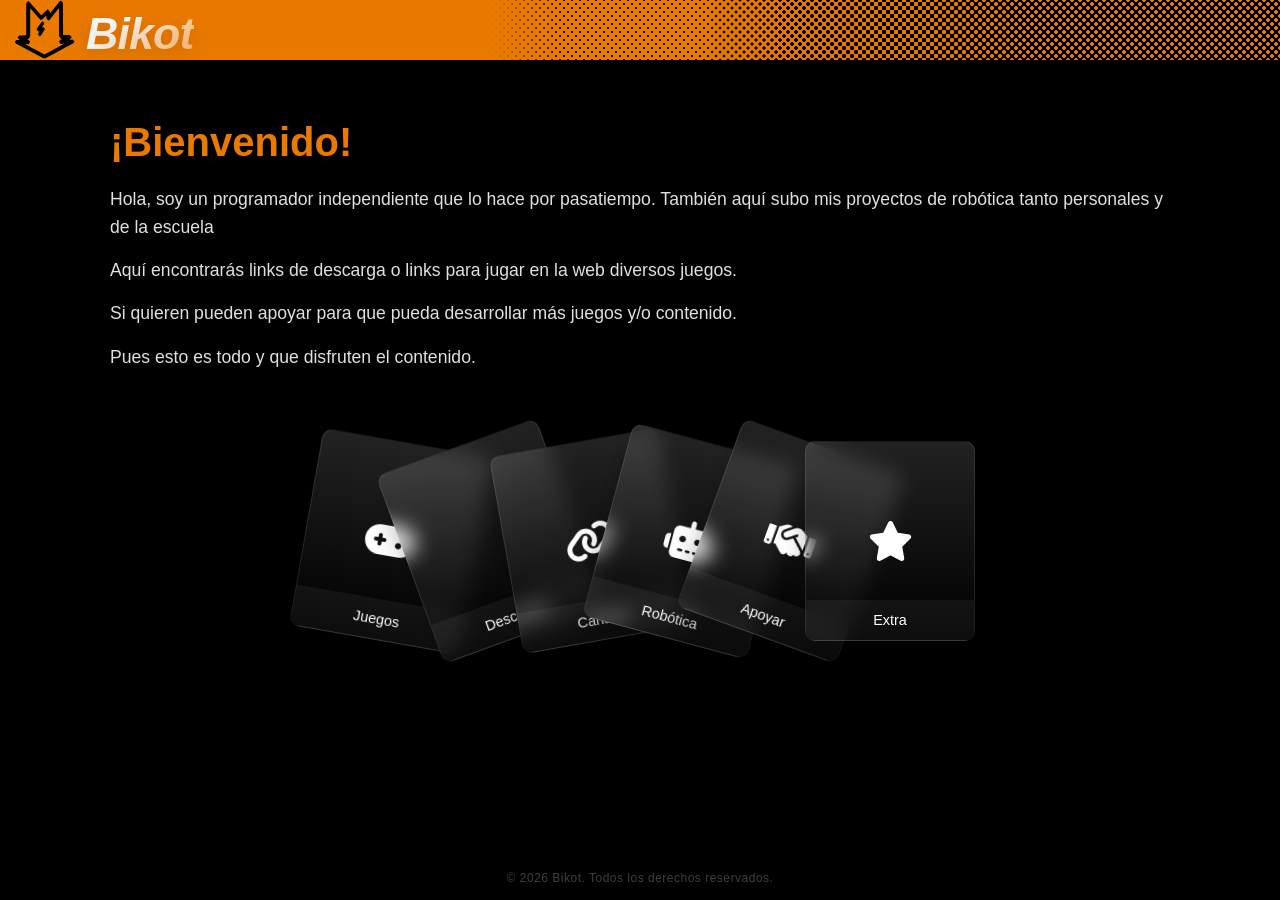
<file: Web/index.html>
<!DOCTYPE html>
<html lang="es">
<head>
  <meta charset="UTF-8">
  <meta name="viewport" content="width=device-width, initial-scale=1.0">
  <title>Bikot - Web</title>
  <link rel="stylesheet" href="https://cdnjs.cloudflare.com/ajax/libs/font-awesome/6.4.0/css/all.min.css">
  <link rel="stylesheet" href="https://cdn-uicons.flaticon.com/2.1.0/uicons-bold-straight/css/uicons-bold-straight.css">
  <link rel="stylesheet" href="style.css"> 
  <link rel="icon" type="image/x-icon" href="/favicon.ico"> 
</head>
<body>
  <header class="header-bar">
    <div class="header-content">
      <div class="app-title-container">
        <i class="icon-Bikot app-icon-header-custom icon-color-negro"></i>
        <span class="app-title-superposition">Bikotㅤㅤ</span>
      </div>
    </div>
  </header>

  <main>
    <section class="intro-text">
      <h1>¡Bienvenido!</h1>
      <p>Hola, soy un programador independiente que lo hace por pasatiempo. También aquí subo mis proyectos de robótica tanto personales y de la escuela</p>
      <p>Aquí encontrarás links de descarga o links para jugar en la web diversos juegos.</p>
      <p>Si quieren pueden apoyar para que pueda desarrollar más juegos y/o contenido.</p>
      <p>Pues esto es todo y que disfruten el contenido.</p>
    </section>

    <section class="cards-section">
      <div class="container">
        
        <div data-text="Juegos" style="--r:10;" class="glass">
          <a href="juegos.html" style="text-decoration: none; color: inherit; width: 100%; height: 100%; display: flex; justify-content: center; align-items: center; position: absolute; top: 0; left: 0; z-index: 5;">
            <i class="fas fa-gamepad"></i>
          </a>
        </div>
        
        <div data-text="Descargar" style="--r:-20;" class="glass">
          <a href="Descarga.html" style="text-decoration: none; color: inherit; width: 100%; height: 100%; display: flex; justify-content: center; align-items: center; position: absolute; top: 0; left: 0; z-index: 5;">
            <i class="fi fi-bs-download"></i>
          </a>
        </div>

        <div data-text="Canales" style="--r:-10;" class="glass">
          <a href="canales.html" style="text-decoration: none; color: inherit; width: 100%; height: 100%; display: flex; justify-content: center; align-items: center; position: absolute; top: 0; left: 0; z-index: 5;">
            <i class="fas fa-link"></i>
          </a>
        </div>

        <div data-text="Robótica" style="--r:15;" class="glass">
          <a href="robotica.html" style="text-decoration: none; color: inherit; width: 100%; height: 100%; display: flex; justify-content: center; align-items: center; position: absolute; top: 0; left: 0; z-index: 5;">
            <i class="fas fa-robot"></i>
          </a>
        </div>

        <div data-text="Apoyar" style="--r:20;" class="glass">
          <a href="Apoyo.html" style="text-decoration: none; color: inherit; width: 100%; height: 100%; display: flex; justify-content: center; align-items: center; position: absolute; top: 0; left: 0; z-index: 5;">
            <i class="fas fa-handshake"></i>
          </a>
        </div>

        <div data-text="Extra" style="--r:0;" class="glass">
          <a href="extra.html" style="text-decoration: none; color: inherit; width: 100%; height: 100%; display: flex; justify-content: center; align-items: center; position: absolute; top: 0; left: 0; z-index: 5;">
            <i class="fas fa-star"></i>
          </a>
        </div>

      </div>
    </section>
  </main>
  
  <footer class="main-footer">
    <div class="footer-bottom">
      <p>&copy; <span id="copyright-year"></span> Bikot. Todos los derechos reservados.</p>
    </div>
  </footer>

<script src="script.js"></script>
</body>
</html>
</file>
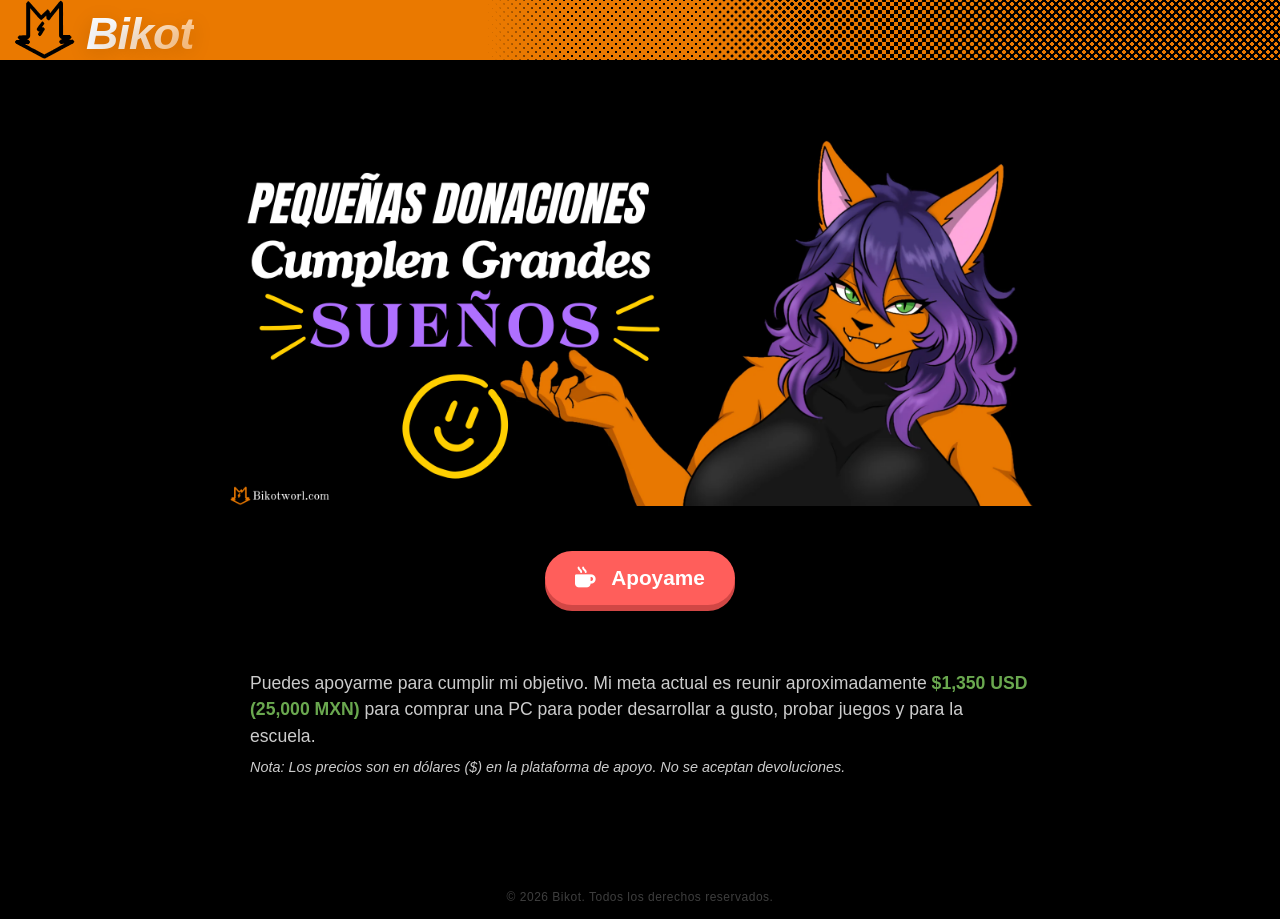
<file: Web/Apoyo.html>
<!DOCTYPE html>
<html lang="es">
<head>
  <meta charset="UTF-8">
  <meta name="viewport" content="width=device-width, initial-scale=1.0">
  <title>Bikot - Apoyo</title>
  <link rel="stylesheet" href="https://cdnjs.cloudflare.com/ajax/libs/font-awesome/6.4.0/css/all.min.css">
  <link rel="stylesheet" href="https://cdn-uicons.flaticon.com/2.1.0/uicons-bold-straight/css/uicons-bold-straight.css">
  <link rel="stylesheet" href="style.css">
  <link rel="icon" type="image/x-icon" href="/favicon.ico"> 
</head>
<body>
  <header class="header-bar">
    <div class="header-content">
      <div class="app-title-container">
        <i class="icon-Bikot app-icon-header-custom icon-color-negro"></i>
        <span class="app-title-superposition">Bikotㅤㅤ</span>
      </div>
    </div>
    <style>
        body {
            color: #ccc; 
            font-family: Arial, sans-serif;
            margin: 0;
            padding: 0;
            text-align: center;
            -webkit-tap-highlight-color: transparent; 
            -webkit-touch-callout: none;
            overflow-y: auto; 
            overflow-x: hidden; 
        }
        .container {
            padding: 20px 15px; 
            max-width: 850px; 
            margin: 0 auto;
            display: flex;
            flex-direction: column;
            align-items: center;
        }
        .banner-image {
            width: 100%;
            height: auto;
            max-width: 850px; 
            display: block;
            margin: 0 auto 20px auto;
            border-radius: 8px;
        }
        .message-box {
            background-color: #000000; 
            padding: 20px;
            margin: 20px 0;
            border-radius: 8px;
            width: 100%;
            box-sizing: border-box;
        }
        .support-button {
            display: inline-block;
            padding: 15px 30px;
            margin-top: 25px; 
            margin-bottom: 25px; 
            background-color: #FF5E5B; 
            color: white;
            text-decoration: none;
            border-radius: 50px;
            font-weight: bold;
            font-size: 1.3em;
            transition: background-color 0.3s ease;
            box-shadow: 0 6px #d14745;
            border: none;
            cursor: pointer;
        }
        .support-button:hover {
            background-color: #e74c3c;
        }
        .support-button:active {
            box-shadow: 0 2px #d14745;
            transform: translateY(4px);
        }
        .support-button i {
            margin-right: 10px;
        }
        a:focus, button:focus {
            outline: none;
        }
    </style>
  </header>
  
  <main>
  
  <div class="container">
        <img src="../Imágenes/baner-apoyo_meli.webp" alt="Banner de Apoyo Gatosauriocrack" class="banner-image">

        <a href="https://ko-fi.com/gatosauriocrack/goal?g=0" target="_blank" class="support-button">
            <i class="fas fa-mug-hot"></i> Apoyame
        </a>
        
        <div class="message-box">
            <p style="font-size: 1.1em; line-height: 1.5;">
                Puedes apoyarme para cumplir mi objetivo. 
                Mi meta actual es reunir aproximadamente 
                <strong style="color: #6AA84F;">$1,350 USD (25,000 MXN)</strong> 
                para comprar una PC para poder desarrollar a gusto, probar juegos y para la escuela.
            </p>
            <p style="font-style: italic; font-size: 0.9em; margin-top: 10px;">
                Nota: Los precios son en dólares ($) en la plataforma de apoyo.
                No se aceptan devoluciones.
            </p>
        </div>
    </div>
  
</main>
  
  <footer class="main-footer">
    <div class="footer-bottom">
      <p>&copy; <span id="copyright-year"></span> Bikot. Todos los derechos reservados.</p>
    </div>
  </footer>

<script src="script.js"></script>
</body>
</html>
</file>
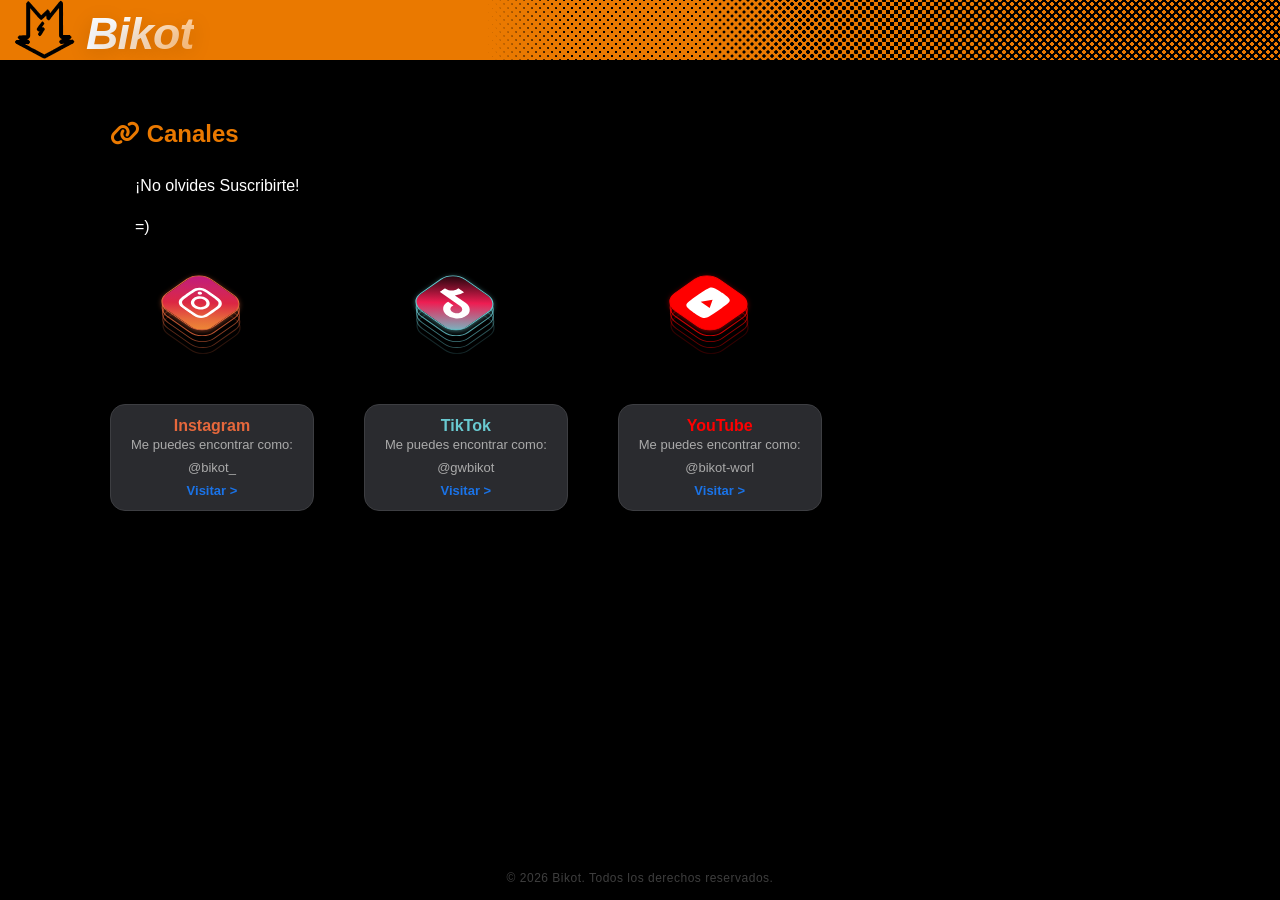
<file: Web/canales.html>
<!DOCTYPE html>
<html lang="es">
<head>
  <meta charset="UTF-8">
  <meta name="viewport" content="width=device-width, initial-scale=1.0">
  <title>Bikot - Canales</title>
  <link rel="stylesheet" href="https://cdnjs.cloudflare.com/ajax/libs/font-awesome/6.4.0/css/all.min.css">
  <link rel="stylesheet" href="https://cdn-uicons.flaticon.com/2.1.0/uicons-bold-straight/css/uicons-bold-straight.css">
  <link rel="stylesheet" href="style.css">  
  <link rel="icon" type="image/x-icon" href="/favicon.ico">
</head>
<body>
  <header class="header-bar">
    <div class="header-content">
      <div class="app-title-container">
        <i class="icon-Bikot app-icon-header-custom icon-color-negro"></i>
        <span class="app-title-superposition">Bikotㅤㅤ</span>
      </div>
    </div>
  </header>

  <main>
    <h2 style="color: var(--color-naranja-principal);"><i class="fas fa-link"></i> Canales</h2>
    <div class="welcome-section" style="max-width: 600px; margin-bottom: 20px;">
        <p>¡No olvides Suscribirte!</p><p>=)</p>
    </div>
    
    <div class="social-list-container">
      <div class="social-row">
        <div class="icon-container">
          <div class="layer">
            <span></span><span></span><span></span><span></span>
            <span class="svgContent instagramSVG">
              <svg fill="white" viewBox="0 0 448 512" height="1.4em" xmlns="http://www.w3.org/2000/svg"><path d="M224.1 141c-63.6 0-114.9 51.3-114.9 114.9s51.3 114.9 114.9 114.9S339 319.5 339 255.9 287.7 141 224.1 141zm0 189.6c-41.1 0-74.7-33.5-74.7-74.7s33.5-74.7 74.7-74.7 74.7 33.5 74.7 74.7-33.6 74.7-74.7 74.7zm146.4-194.3c0 14.9-12 26.8-26.8 26.8-14.9 0-26.8-12-26.8-26.8s12-26.8 26.8-26.8 26.8 12 26.8 26.8zm76.1 27.2c-1.7-35.9-9.9-67.7-36.2-93.9-26.2-26.2-58-34.4-93.9-36.2-37-2.1-147.9-2.1-184.9 0-35.8 1.7-67.6 9.9-93.9 36.1s-34.4 58-36.2 93.9c-2.1 37-2.1 147.9 0 184.9 1.7 35.9 9.9 67.7 36.2 93.9s58 34.4 93.9 36.2c37 2.1 147.9 2.1 184.9 0 35.9-1.7 67.7-9.9 93.9-36.2 26.2-26.2 34.4-58 36.2-93.9 2.1-37 2.1-147.8 0-184.8zM398.8 388c-7.8 19.6-22.9 34.7-42.6 42.6-29.5 11.7-99.5 9-132.1 9s-102.7 2.6-132.1-9c-19.6-7.8-34.7-22.9-42.6-42.6-11.7-29.5-9-99.5-9-132.1s-2.6-102.7 9-132.1c7.8-19.6 22.9-34.7 42.6-42.6 29.5-11.7 99.5-9 132.1-9s102.7-2.6 132.1 9c19.6 7.8 34.7 22.9 42.6 42.6 11.7 29.5 9 99.5 9 132.1s2.7 102.7-9 132.1z"/></svg>
            </span>
          </div>
        </div>
        <div class="info-box">
          <div class="title instagram-title">Instagram</div>
          <div class="username">Me puedes encontrar como:</div>
          <div class="username">@bikot_</div>
          <a class="visit-link eula-link" href="https://www.instagram.com/bikot_?igsh=MWxxZ3Zxb3Zrd25zbg==" target="_blank" rel="noopener noreferrer">Visitar ></a>
        </div>
      </div>

      <div class="social-row">
        <div class="icon-container tiktok-container">
          <div class="layer">
            <span></span><span></span><span></span><span></span>
            <span class="svgContent tiktokSVG">
              <svg fill="white" viewBox="0 0 448 512" height="1.4em" xmlns="http://www.w3.org/2000/svg"><path d="M448,209.91a210.06,210.06,0,0,1-122.77-39.25V349.38A162.55,162.55,0,1,1,185,188.31V278.2a72.63,72.63,0,1,0,50.3,69.63V0h89.76a117.66,117.66,0,0,0,11.39,55.51,116.62,116.62,0,0,0,38.64,42.41A119.5,119.5,0,0,0,448,114.78V209.91Z"/></svg>
            </span>
          </div>
        </div>
        <div class="info-box">
          <div class="title tiktok-title">TikTok</div>
          <div class="username">Me puedes encontrar como:</div>
          <div class="username">@gwbikot</div>
          <a class="visit-link eula-link" href="https://www.tiktok.com/@gwbikot?_r=1&_t=ZS-988tKdXSdqG" target="_blank" rel="noopener noreferrer">Visitar ></a>
        </div>
      </div>

      <div class="social-row">
        <div class="icon-container youtube-container">
          <div class="layer">
            <span></span><span></span><span></span><span></span>
            <span class="svgContent youtubeSVG">
              <svg fill="white" viewBox="0 0 576 512" height="1.3em" xmlns="http://www.w3.org/2000/svg"><path d="M549.655 124.083c-6.281-23.65-24.787-42.276-48.284-48.597C458.781 64 288 64 288 64S117.22 64 74.629 75.486c-23.497 6.322-42.003 24.947-48.284 48.597-11.412 42.867-11.412 132.305-11.412 132.305s0 89.438 11.412 132.305c6.281 23.65 24.787 41.5 48.284 47.821C117.22 448 288 448 288 448s170.78 0 213.371-11.486c23.497-6.321 42.003-24.171 48.284-47.821 11.412-42.867 11.412-132.305 11.412-132.305s0-89.438-11.412-132.305zm-317.51 213.508V175.185l142.739 81.205-142.739 81.201z"/></svg>
            </span>
          </div>
        </div>
        <div class="info-box">
          <div class="title youtube-title">YouTube</div>
          <div class="username">Me puedes encontrar como:</div>
          <div class="username">@bikot-worl</div>
          <a class="visit-link eula-link" href="https://youtube.com/@bikot-worl" target="_blank" rel="noopener noreferrer">Visitar ></a>
        </div>
      </div>
    </div>
  </main>

  <footer class="main-footer">
    <div class="footer-bottom">
      <p>&copy; <span id="copyright-year"></span> Bikot. Todos los derechos reservados.</p>
    </div>
  </footer>

  <script src="script.js"></script>
</body>
</html>
</file>
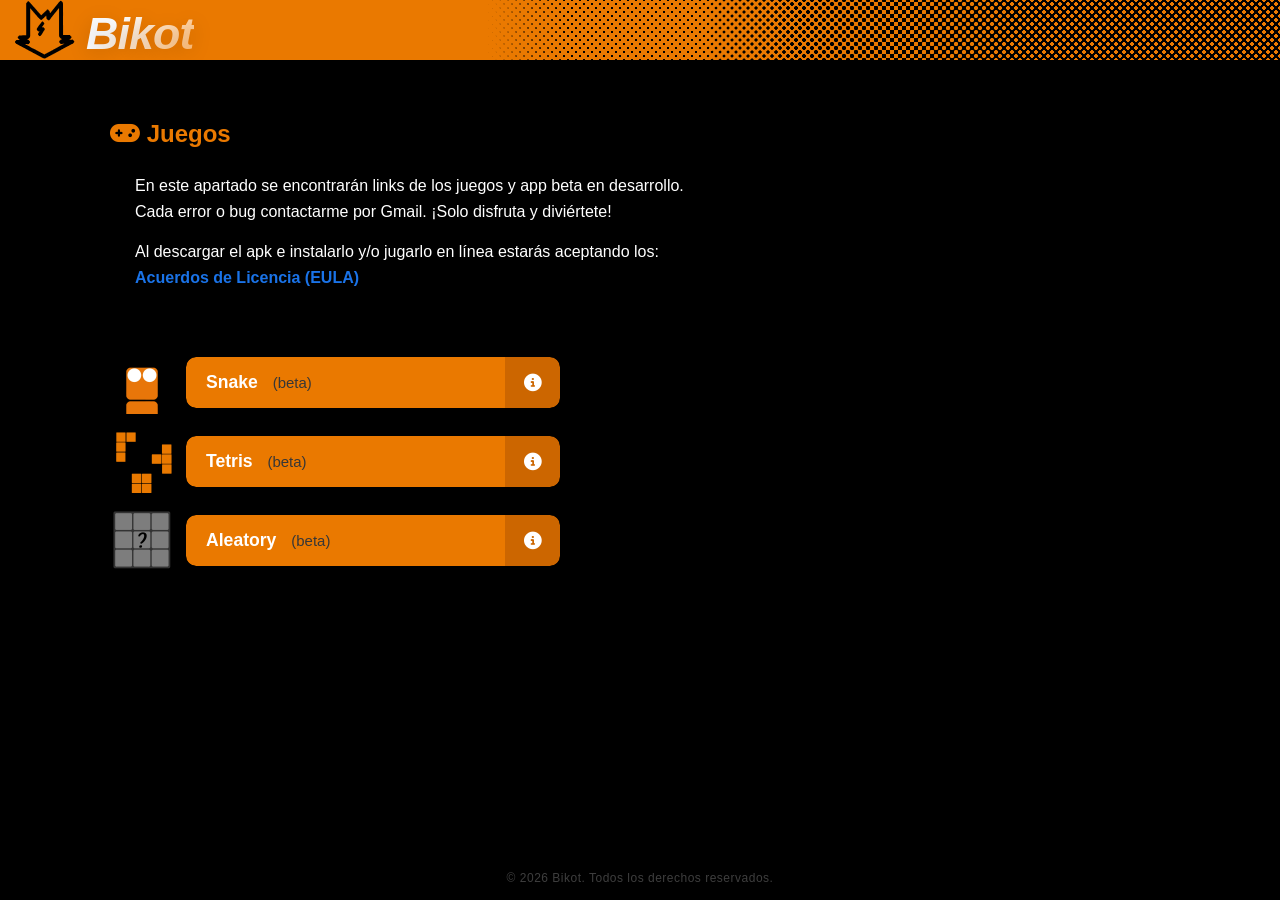
<file: Web/juegos.html>
<!DOCTYPE html>
<html lang="es">
<head>
  <meta charset="UTF-8">
  <meta name="viewport" content="width=device-width, initial-scale=1.0">
  <title>Bikot - Juegos</title>
  <link rel="stylesheet" href="https://cdnjs.cloudflare.com/ajax/libs/font-awesome/6.4.0/css/all.min.css">
  <link rel="stylesheet" href="https://cdn-uicons.flaticon.com/2.1.0/uicons-bold-straight/css/uicons-bold-straight.css">
  <link rel="stylesheet" href="style.css"> 
  <link rel="icon" type="image/x-icon" href="/favicon.ico">
</head>
<body>
  <header class="header-bar">
    <div class="header-content">
      <div class="app-title-container">
        <i class="icon-Bikot app-icon-header-custom icon-color-negro"></i>
        <span class="app-title-superposition">Bikotㅤㅤ</span>
      </div>
    </div>
  </header>

  <main>
    <h2 style="color: var(--color-naranja-principal);"><i class="fas fa-gamepad"></i> Juegos</h2>
    
    <div class="welcome-section" style="max-width: 600px; margin-bottom: 20px;">
        <p>En este apartado se encontrarán links de los juegos y app beta en desarrollo. Cada error o bug contactarme por Gmail. ¡Solo disfruta y diviértete!</p>
        <p>Al descargar el apk e instalarlo y/o jugarlo en línea estarás aceptando los: <a href="https://Bikotworl.com/©" target="_blank" class="eula-link"> Acuerdos de Licencia (EULA)</a></p> 
    </div>

    <div class="game-list">
      
      <div class="game-item-container" id="snake-container">
        <img src="../Imágenes/snake_icono.webp" alt="Snake" class="game-outer-icon">
        <div class="game-item">
          <button class="game-button" onclick="toggleGameOptions('snake')">
            Snake <span class="game-status"> (beta) </span>
          </button>
          <button class="info-button" onclick="openModal('snakeModal')">
            <i class="fas fa-info-circle"></i>
          </button>
        </div>
        <div class="game-options" id="snake-options">
          <button class="option-button" onclick="window.open('https://Gatosauriocrackworl.com/snake/', '_blank')">
            <i class="fas fa-play"></i> Jugar
          </button>
          <button class="option-button" onclick="window.open('https://Gatosauriocrackworl.com/snake/Records', '_blank')">
            <i class="fas fa-trophy"></i> Tabla de Clasificación
          </button>
          <button class="option-button" onclick="window.location.href='Descarga.html'"> 
            <i class="fas fa-download"></i> Descargar
          </button>
        </div>
      </div>

      <div class="game-item-container" id="tetris-container">
        <img src="../Imágenes/tetris_icono.webp" alt="Tetris" class="game-outer-icon">
        <div class="game-item">
          <button class="game-button" onclick="toggleGameOptions('tetris')">
            Tetris <span class="game-status"> (beta) </span>
          </button>
          <button class="info-button" onclick="openModal('tetrisModal')">
            <i class="fas fa-info-circle"></i>
          </button>
        </div>
        <div class="game-options" id="tetris-options">
          <button class="option-button" onclick="window.open('https://gatosauriocrackworl.com/Tetris/', '_blank')">
            <i class="fas fa-play"></i> Jugar
          </button>
          <button class="option-button" onclick="window.location.href='Descarga.html'"> 
            <i class="fas fa-download"></i> Descargar
          </button>
        </div>
      </div>

      <div class="game-item-container" id="aleatory-container">
        <img src="../Imágenes/Aleatory_icono.webp" alt="Aleatory" class="game-outer-icon">
        <div class="game-item">
          <button class="game-button" onclick="toggleGameOptions('aleatory')">
            Aleatory <span class="game-status"> (beta) </span>
          </button>
          <button class="info-button" onclick="openModal('aleatoryModal')">
            <i class="fas fa-info-circle"></i>
          </button>
        </div>
        <div class="game-options" id="aleatory-options">
          <button class="option-button" onclick="window.open('https://gatosauriocrackworl.com/Aleatory/', '_blank')">
            <i class="fas fa-play"></i> Jugar
          </button>
          <button class="option-button" onclick="window.open('https://gatosauriocrackworl.com/Aleatory/Records', '_blank')">
            <i class="fas fa-trophy"></i> Tabla de Clasificación
          </button>
          <button class="option-button" onclick="window.location.href='Descarga.html'"> 
            <i class="fas fa-download"></i> Descargar
          </button>
        </div>
      </div>

    </div>
  </main>

  <div id="snakeModal" class="modal-overlay" style="display: none;" onclick="closeModalOnOutsideClick(event)">
    <div class="modal-content-game" onclick="event.stopPropagation()">
        <span class="close-game-modal" onclick="closeModal('snakeModal')">&times;</span>
        <h2 class="modal-title-game"><i class="fas fa-snake"></i> Snake!</h2>
        <h3 class="modal-subtitle-game">El Clásico Juego de la Viborita</h3>
        <p>Con un diseño minimalista perfecto para pasar el rato comiendo puntos.</p>
        <p>Puedes jugar una de las tres dificultades:</p>
        <br>
        <ul>
            <li><strong>Lento (Fácil)</strong></li>
            <li><strong>Normal (Medio)</strong></li>
            <li><strong>Rápido (Difícil)</strong></li>
        </ul>
        <br>
        <h3 class="modal-subtitle-game"><i class="fas fa-trophy"></i> Clasificación Mundial</h3>
        <p>Tabla de clasificación mundial para ver quién tiene el puntaje más alto si te gusta competir</p>
        <div class="modal-alert-box alert-orange">
            <strong>¡Importante!</strong> Necesitas internet para ver las clasificaciones.
        </div>
    </div>
  </div>

  <div id="tetrisModal" class="modal-overlay" style="display: none;" onclick="closeModalOnOutsideClick(event)">
    <div class="modal-content-game" onclick="event.stopPropagation()">
        <span class="close-game-modal" onclick="closeModal('tetrisModal')">&times;</span>
        <h2 class="modal-title-game">Tetris</h2>
        <h3 class="modal-subtitle-game">Acomoda los Bloques</h3>
        <p>Disponible en versión web y APK. Cuenta con un diseño minimalista de dos colores</p>
        <p>Simple para jugar y matar el tiempo.</p>
        <ul>
            <li><strong>Divierte</strong></li>
        </ul>
    </div>
  </div>

  <div id="aleatoryModal" class="modal-overlay" style="display: none;" onclick="closeModalOnOutsideClick(event)">
    <div class="modal-content-game" onclick="event.stopPropagation()">
        <span class="close-game-modal" onclick="closeModal('aleatoryModal')">&times;</span>
        <h2 class="modal-title-game">Aleatory</h2>
        <h3 class="modal-subtitle-game">Prueba tu Suerte</h3>
        <p>Pon a prueba tu intuición o tu vista al 100% intentando adivinar y encontrar las sutiles variaciones en pantalla.</p>
        <p>Dato tal vez uno de los cuadros es más claro.</p>
        <h3 class="modal-subtitle-game"><i class="fas fa-trophy"></i> Clasificación Mundial</h3>
        <p>Tabla de clasificación mundial para ver quién tiene el puntaje más alto si te gusta competir</p>
        <div class="modal-alert-box alert-orange">
          <strong>¡Importante!</strong> Necesitas internet para ver las clasificaciones.
        </div>
    </div>
  </div>

  <footer class="main-footer">
    <div class="footer-bottom">
      <p>&copy; <span id="copyright-year"></span> Bikot. Todos los derechos reservados.</p>
    </div>
  </footer>

  <script src="script.js"></script>
</body>
</html>
</file>
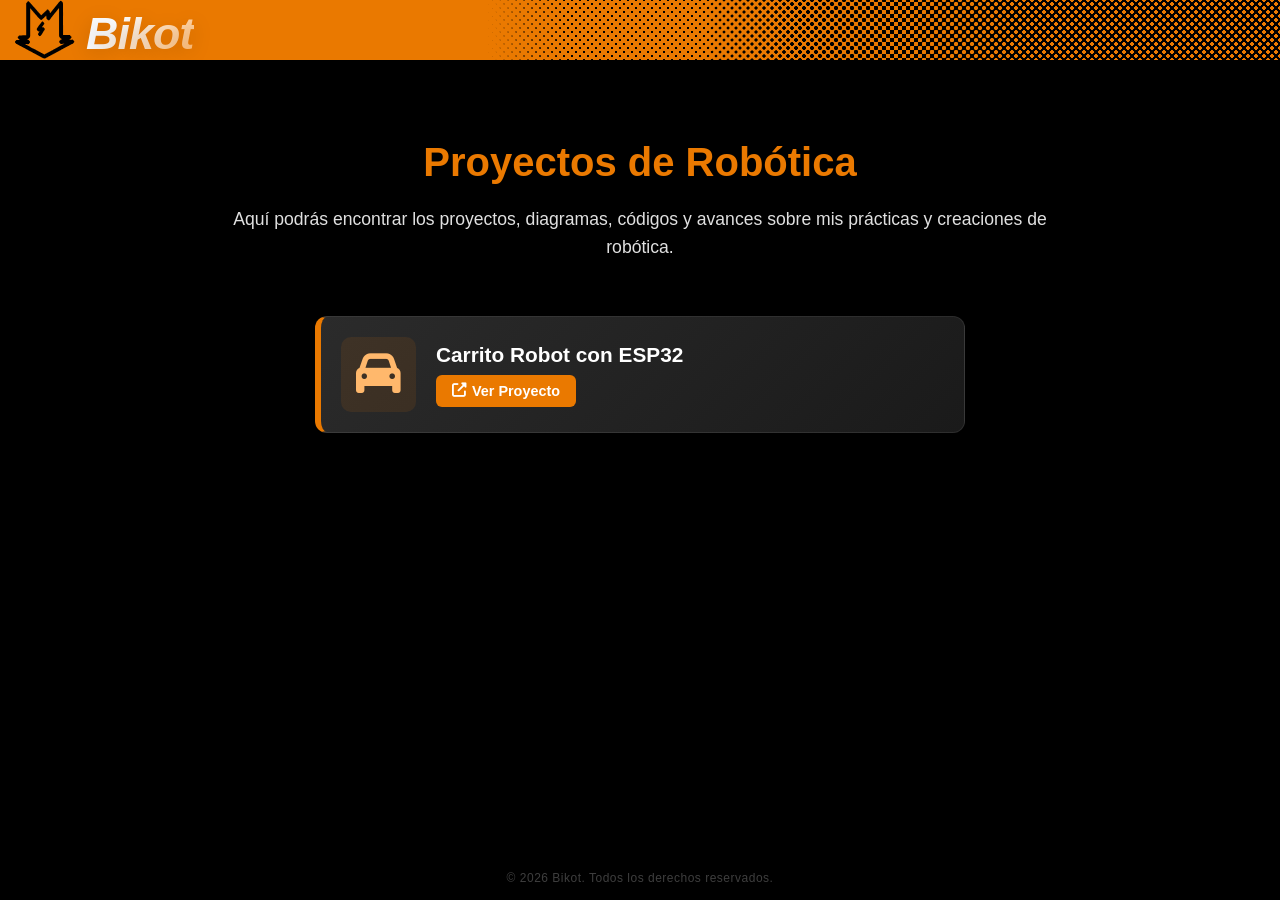
<file: Web/robotica.html>
<!DOCTYPE html>
<html lang="es">
<head>
  <meta charset="UTF-8">
  <meta name="viewport" content="width=device-width, initial-scale=1.0">
  <title>Bikot - Robótica</title>
  <link rel="stylesheet" href="https://cdnjs.cloudflare.com/ajax/libs/font-awesome/6.4.0/css/all.min.css">
  <link rel="stylesheet" href="https://cdn-uicons.flaticon.com/2.1.0/uicons-bold-straight/css/uicons-bold-straight.css">
  <link rel="stylesheet" href="style.css">
  <link rel="icon" type="image/x-icon" href="/favicon.ico"> 
</head>
<body>
  <header class="header-bar">
    <div class="header-content">
      <div class="app-title-container">
        <i class="icon-Bikot app-icon-header-custom icon-color-negro"></i>
        <span class="app-title-superposition">Bikotㅤㅤ</span>
      </div>
    </div>
  </header>
  
  <main>
    <div class="container" style="flex-direction: column; align-items: center; max-width: 850px; margin: 0 auto; padding: 20px 15px;">
      
      <div class="intro-text" style="text-align: center; width: 100%; margin-bottom: 30px;">
        <h1>Proyectos de Robótica</h1>
        <p style="text-align: center;">Aquí podrás encontrar los proyectos, diagramas, códigos y avances sobre mis prácticas y creaciones de robótica.</p>
      </div>

      <div class="robotics-project-card">
        <div class="robotics-project-icon">
          <i class="fas fa-car"></i>
        </div>
        <div class="robotics-project-info">
          <h3>Carrito Robot con ESP32</h3>
          <a href="proyectos/CarEsp32.html" class="robotics-btn">
            <i class="fas fa-external-link-alt"></i> Ver Proyecto
          </a>
        </div>
      </div>

    </div>
  </main>
  
  <footer class="main-footer">
    <div class="footer-bottom">
      <p>&copy; <span id="copyright-year"></span> Bikot. Todos los derechos reservados.</p>
    </div>
  </footer>

<script src="script.js"></script>
</body>
</html>
</file>
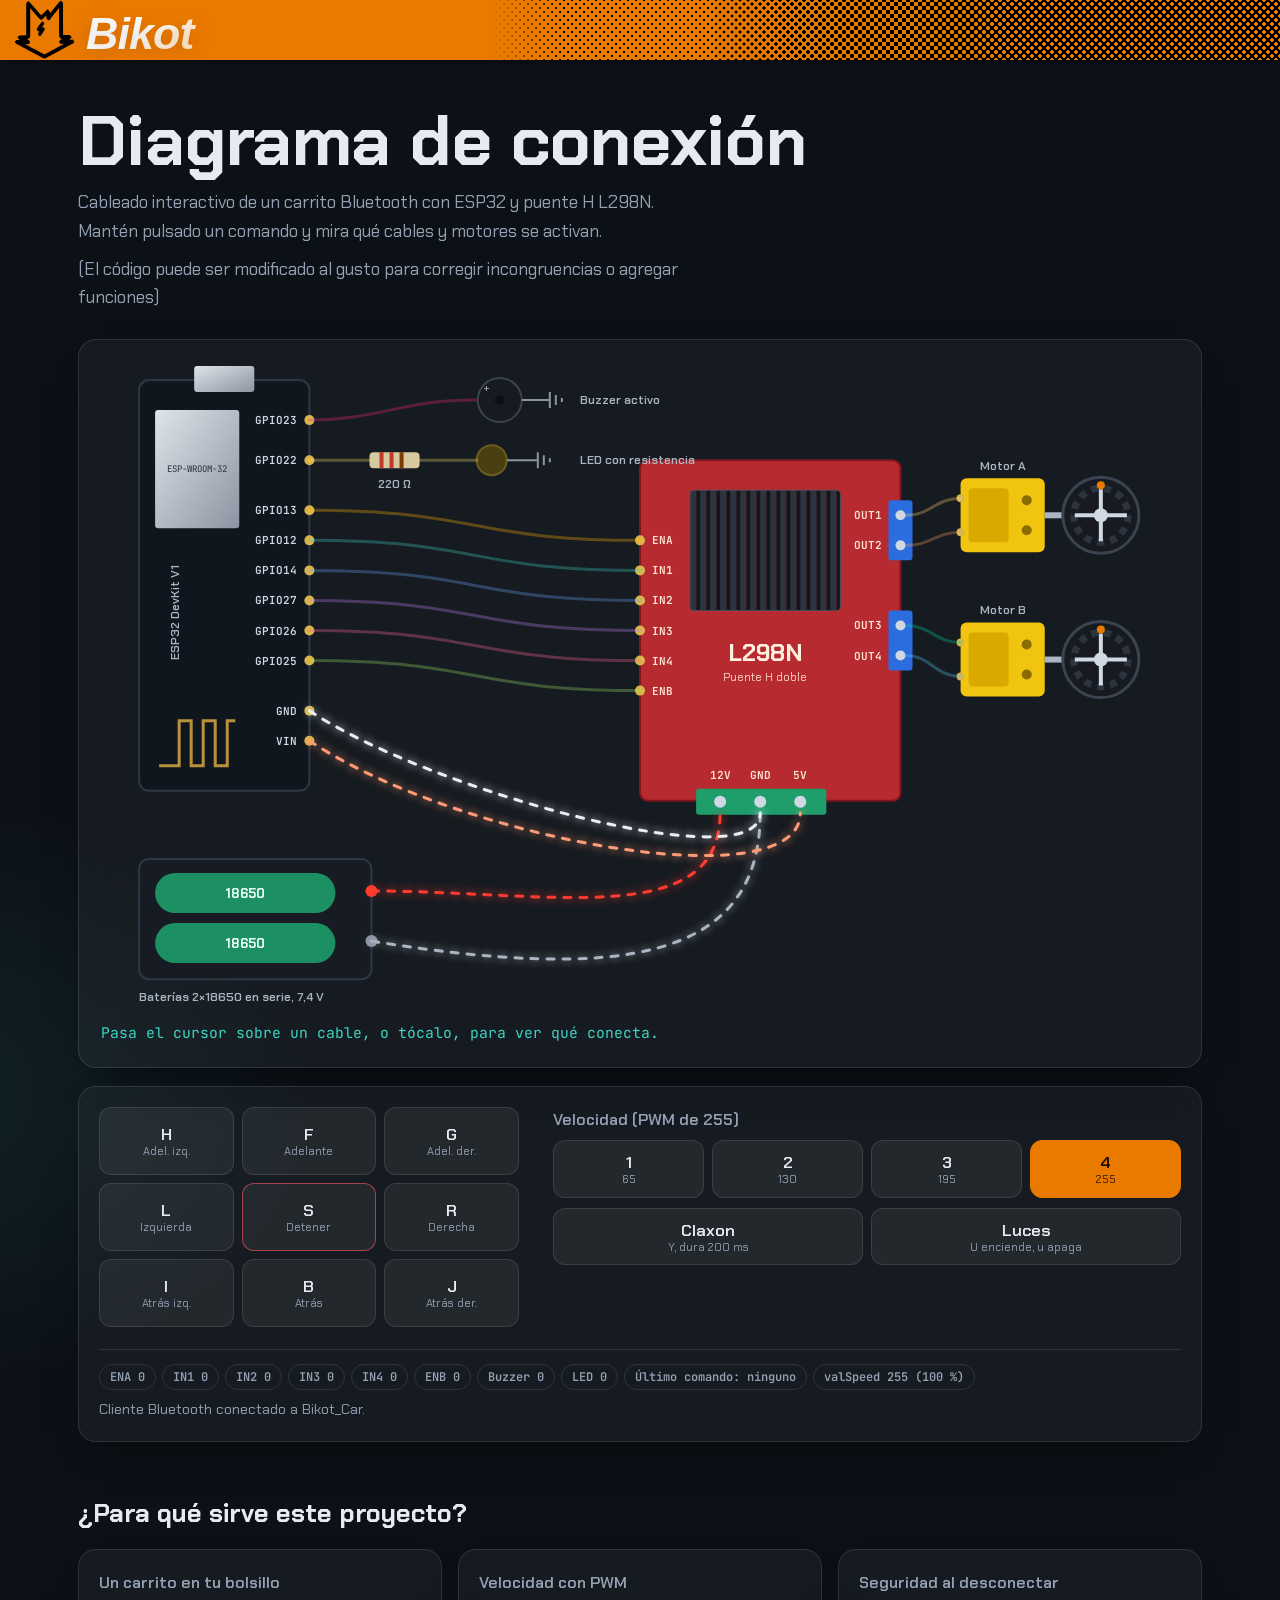
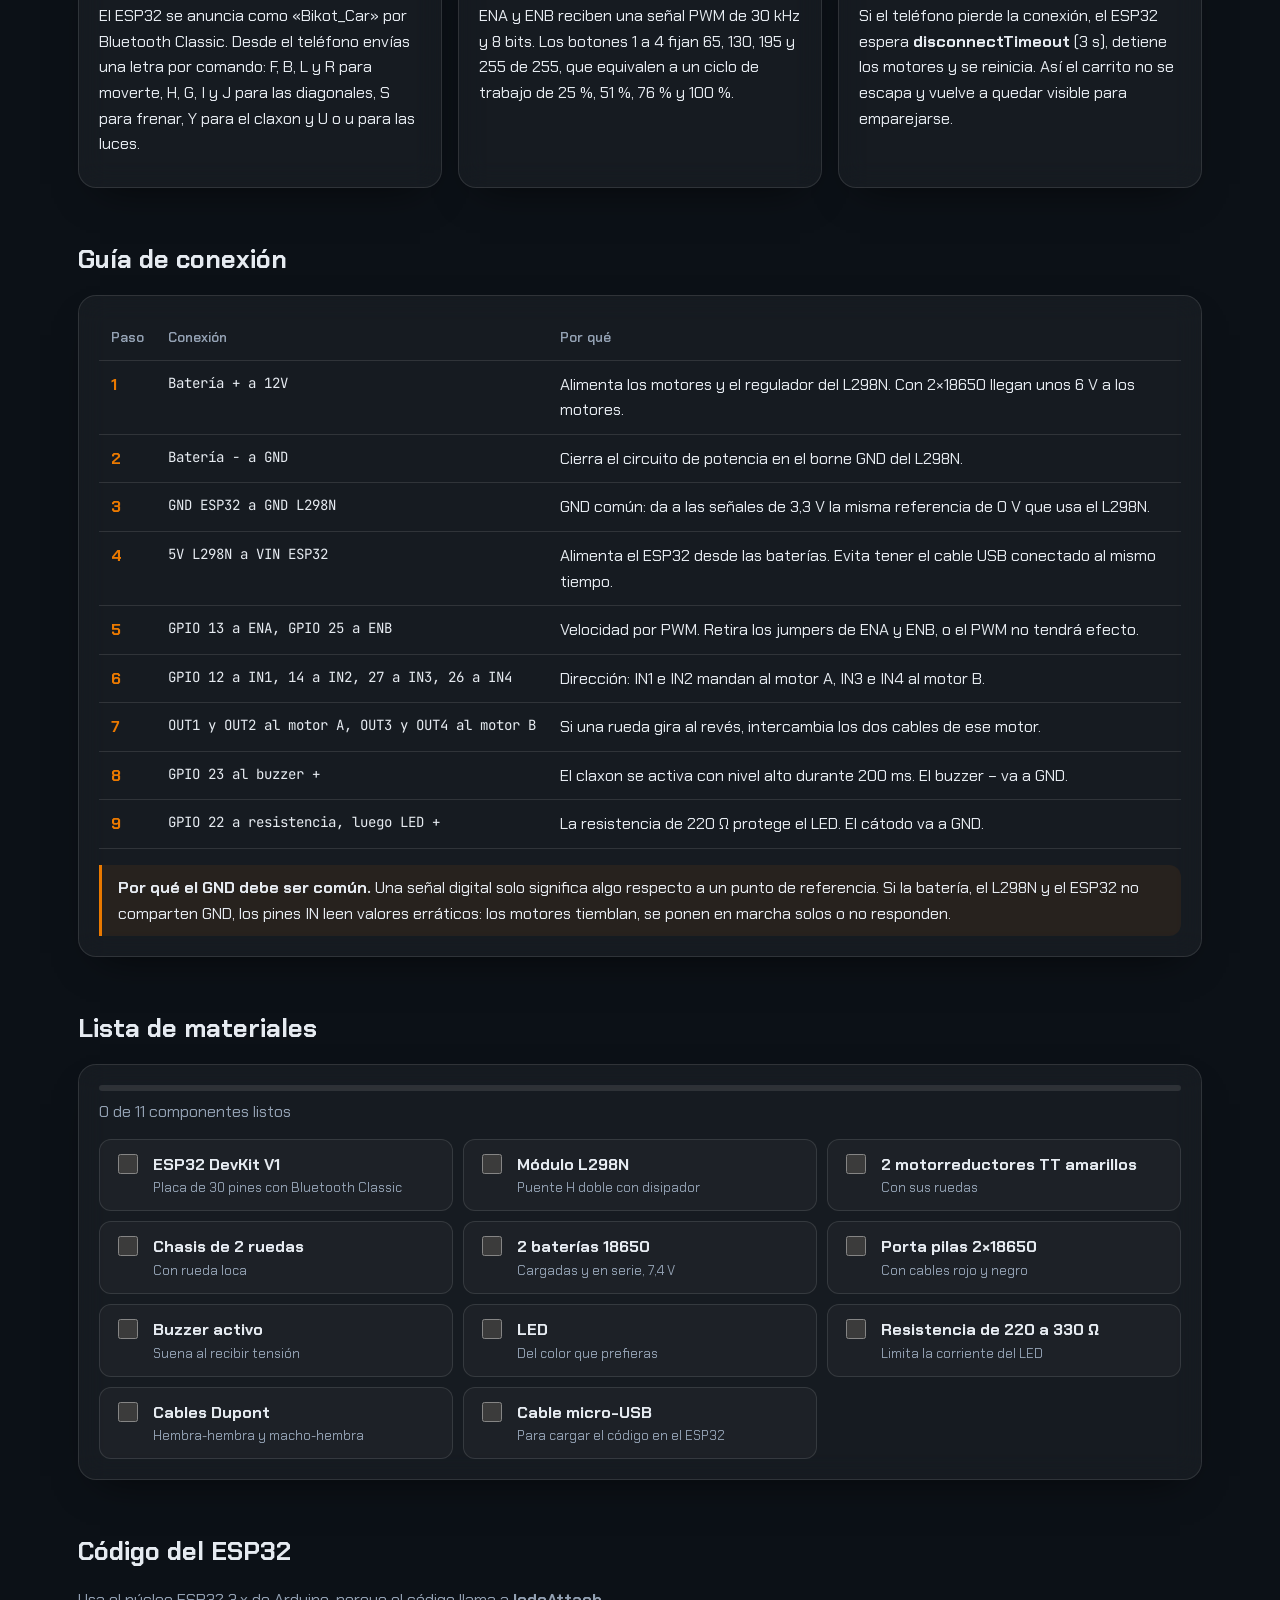
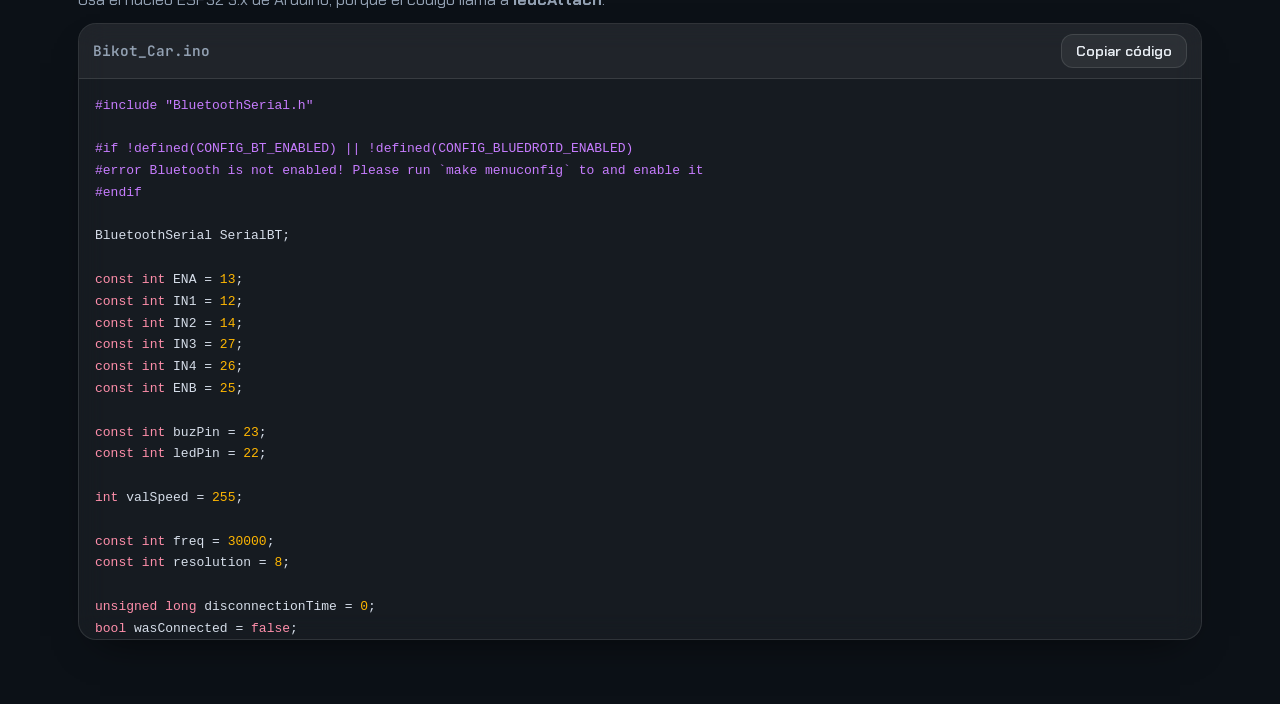
<file: Web/proyectos/CarEsp32.html>
<!DOCTYPE html>
<html lang="es">
<head>
  <meta charset="utf-8">
  <meta name="viewport" content="width=device-width, initial-scale=1, viewport-fit=cover">
  <title>Bikot_Car: diagrama de conexión</title>
  <link href="https://fonts.googleapis.com/css2?family=Chakra+Petch:wght@400;600;700&family=JetBrains+Mono:wght@400;600&display=swap" rel="stylesheet">
  <link rel="stylesheet" href="https://cdnjs.cloudflare.com/ajax/libs/font-awesome/6.4.0/css/all.min.css">
  <style>
    @font-face {
      font-family: 'Bikot';
      src: url('../../fonts/Bikot.woff2') format('woff2'),
           url('../../fonts/Bikot.ttf') format('truetype'),
           url('../../fonts/Bikot.woff') format('woff'),
           url('../../fonts/Bikot.otf') format('opentype');
      font-weight: normal;
      font-style: normal;
      font-display: block;
    }

    [class^="icon-"], [class*=" icon-"] {
      font-family: 'Bikot' !important;
      speak: never;
      font-style: normal;
      font-weight: normal;
      font-variant: normal;
      text-transform: none;
      line-height: 1;
      -webkit-font-smoothing: antialiased;
      -moz-osx-font-smoothing: grayscale;
    }

    .icon-Bikot:before { content: "\e900"; }

    :root {
      --bg: #0c1117;
      --pn: rgba(255,255,255,.045);
      --ln: rgba(255,255,255,.11);
      --tx: #e6ebf1;
      --mu: #93a1b3;
      --ac: #EA7900;
      --sg: #3dd6c6;
      color-scheme: dark;
      box-sizing: border-box;
      padding-top: env(safe-area-inset-top, 0px);
      padding-bottom: env(safe-area-inset-bottom, 0px);
      --halftone-size: 8px;
      --grad-start: -10%;
      --grad-end: 85%;
    }

    *, *::before, *::after {
      box-sizing: inherit;
    }

    * {
      -webkit-tap-highlight-color: transparent;
    }

    body {
      -webkit-user-select: none;
      user-select: none;
      -webkit-touch-callout: none;
    }

    pre, pre *, .tip {
      -webkit-user-select: text;
      user-select: text;
    }

    svg * {
      outline: none !important;
    }

    html {
      scroll-padding-top: env(safe-area-inset-top, 0px);
    }

    body {
      margin: 0;
      background: radial-gradient(900px 520px at 88% -8%, rgba(234,121,0,.17), transparent 60%),
                  radial-gradient(700px 500px at -8% 28%, rgba(61,214,198,.09), transparent 60%), #0c1117;
      background-color: var(--bg);
      color: var(--tx);
      font: 400 16px/1.6 "Chakra Petch", system-ui, sans-serif;
    }

    main {
      max-width: 1160px;
      margin: 60px auto 0;
      padding: 28px 18px 64px;
    }

    h1 {
      font-size: clamp(2.4rem, 7vw, 4.4rem);
      line-height: 1;
      margin: 18px 0 12px;
      font-weight: 700;
      letter-spacing: -.01em;
    }

    h2 {
      font-size: 1.6rem;
      margin: 0 0 14px;
      font-weight: 700;
    }

    h3 {
      font-size: 1rem;
      margin: 0 0 8px;
      font-weight: 600;
      color: var(--mu);
    }

    p {
      margin: 0 0 10px;
    }

    .lead {
      max-width: 62ch;
      color: var(--mu);
      font-size: 1.1rem;
    }

    section {
      margin-top: 52px;
    }

    .header-bar {
      width: 100%;
      height: 60px;
      background-color: transparent;
      display: flex;
      align-items: center;
      padding: 0 15px;
      position: fixed;
      top: 0;
      left: 0;
      z-index: 1000;
      overflow: visible;
    }

    .header-bar::after {
      content: "";
      position: absolute;
      top: 0;
      left: 0;
      height: 100%;
      background-color: var(--color-naranja-principal, #EA7900);
      box-shadow: 0 2px 4px rgba(0,0,0,.3);
      z-index: -2;
      width: 0;
      animation: headerSlide 3s cubic-bezier(.25,1,.5,1) forwards;
    }

    .header-bar::before {
      content: "";
      position: absolute;
      top: 0;
      left: 0;
      bottom: 0;
      z-index: -1;
      background-image: radial-gradient(circle at center, #fff 0%, #000 65%),
                        radial-gradient(circle at center, #fff 0%, #000 65%),
                        linear-gradient(90deg, #fff var(--grad-start), #000 var(--grad-end));
      background-size: var(--halftone-size) var(--halftone-size), var(--halftone-size) var(--halftone-size), 100% 100%;
      background-position: 0 0, calc(var(--halftone-size)/2) calc(var(--halftone-size)/2), 0 0;
      background-blend-mode: screen, screen, multiply;
      filter: contrast(18);
      mix-blend-mode: multiply;
      width: 0;
      animation: headerSlide 3s cubic-bezier(.25,1,.5,1) forwards;
    }

    .header-content {
      display: flex;
      align-items: center;
      color: #fff;
    }

    .app-title-container {
      display: flex;
      align-items: center;
    }

    .app-icon-header-custom {
      font-size: 79px !important;
      margin-right: 12px;
      line-height: 1;
      display: inline-block;
      animation: iconIntro 3s cubic-bezier(.25,1,.5,1) forwards;
    }

    .app-title-superposition {
      font-family: 'Bikot', 'Montserrat', 'Syne', 'Outfit', sans-serif;
      font-weight: 800;
      font-style: italic;
      font-size: clamp(1.8rem, 4vw, 2.8rem);
      letter-spacing: -.02em;
      line-height: 1.1;
      background: linear-gradient(135deg, #fff 30%, #ffb86c 100%);
      -webkit-background-clip: text;
      -webkit-text-fill-color: transparent;
      text-shadow: 0 4px 20px rgba(0,0,0,.15);
      white-space: normal;
      transition: transform .3s ease;
      opacity: 0;
      animation: textFadeIn 2s ease-out forwards;
      padding-right: 12px;
    }

    @keyframes headerSlide {
      0%, 29% { width: 0; opacity: 0; }
      30% { width: 80px; opacity: 1; }
      100% { width: 100%; opacity: 1; }
    }

    @keyframes iconIntro {
      0% { transform: translate(calc(50vw - 50px), calc(50vh - 30px)) scale(3) rotateY(180deg); color: #EA7900; }
      20% { transform: translate(calc(50vw - 50px), calc(50vh - 30px)) scale(3) rotateY(0deg); color: #EA7900; }
      50% { transform: translate(0, 0) scale(1) rotateY(0deg); color: #EA7900; }
      80%, 100% { transform: translate(0, 0) scale(1) rotateY(0deg); color: #000; }
    }

    @keyframes textFadeIn {
      0%, 55% { opacity: 0; transform: translateX(-20px); }
      100% { opacity: 1; transform: translateX(0); }
    }

    .card {
      background: var(--pn);
      border: 1px solid var(--ln);
      border-radius: 18px;
      padding: 20px;
      backdrop-filter: blur(14px);
      -webkit-backdrop-filter: blur(14px);
      box-shadow: 0 18px 40px -22px rgba(0,0,0,.7);
    }

    .scroll {
      overflow-x: auto;
    }

    svg {
      display: block;
      width: 100%;
      height: auto;
    }

    @media (max-width: 760px) {
      svg { min-width: 760px; }
    }

    .pl {
      font: 600 11px "JetBrains Mono", monospace;
      fill: #cfd8e3;
    }

    .lw {
      fill: #ffe9d6;
    }

    .t {
      font: 600 12px "Chakra Petch", sans-serif;
      fill: #aab4c2;
    }

    @media (max-width: 1000px) {
      .pl { font-size: 14px; }
      .t { font-size: 15px; }
    }

    .wire {
      cursor: pointer;
      outline: none;
      transition: opacity .2s;
    }

    .wire .vis {
      fill: none;
      stroke-width: 3;
      stroke-linecap: round;
      opacity: .3;
      transition: opacity .2s, stroke-width .2s;
    }

    .wire .hit {
      fill: none;
      stroke: transparent;
      stroke-width: 16;
      pointer-events: stroke;
    }

    .wire.on .vis {
      opacity: 1;
      stroke-dasharray: 7 9;
      animation: flow .7s linear infinite;
      filter: drop-shadow(0 0 4px currentColor);
    }

    .wire.hl .vis {
      opacity: 1;
      stroke-width: 5.5;
    }

    svg.dim .wire:not(.hl) {
      opacity: .28;
    }

    @keyframes flow {
      to { stroke-dashoffset: -16; }
    }

    .wheel {
      animation: spin 1s linear infinite;
      animation-play-state: paused;
    }

    @keyframes spin {
      to { transform: rotate(360deg); }
    }

    #led {
      transition: fill .15s;
    }

    #led.lit {
      fill: #ffe066;
      filter: drop-shadow(0 0 9px #ffe066);
    }

    #buzring {
      opacity: 0;
    }

    #buzring.lit {
      animation: ping .4s ease-out infinite;
    }

    @keyframes ping {
      from { opacity: .9; r: 22; }
      to { opacity: 0; r: 36; }
    }

    .tip {
      margin: 12px 2px 0;
      min-height: 1.6em;
      color: var(--sg);
      font: 400 .92rem "JetBrains Mono", monospace;
    }

    .ctl {
      display: grid;
      grid-template-columns: minmax(0, 420px) minmax(0, 1fr);
      gap: 22px 34px;
      margin-top: 18px;
    }

    .pad {
      display: grid;
      grid-template-columns: repeat(3, minmax(0, 1fr));
      gap: 8px;
      max-width: 460px;
    }

    .pad button {
      min-height: 68px;
    }

    button {
      font: 600 1.05rem "Chakra Petch", sans-serif;
      color: var(--tx);
      background: rgba(255,255,255,.06);
      border: 1px solid var(--ln);
      border-radius: 12px;
      padding: 10px 6px;
      cursor: pointer;
      touch-action: none;
      user-select: none;
      -webkit-user-select: none;
      transition: background .15s, transform .1s;
    }

    button small {
      display: block;
      font-weight: 400;
      font-size: .7rem;
      color: var(--mu);
      line-height: 1.2;
    }

    button:hover {
      background: rgba(255,255,255,.11);
    }

    button:focus-visible, input:focus-visible {
      outline: 2px solid var(--sg);
      outline-offset: 2px;
    }

    .wire:focus .vis {
      stroke-width: 5.5;
      opacity: 1;
    }

    button.down, button.act {
      background: var(--ac);
      border-color: var(--ac);
      color: #140a00;
    }

    button.down small, button.act small {
      color: #3a1f00;
    }

    .stop {
      border-color: rgba(255, 90, 90, .6);
    }

    .side {
      display: flex;
      flex-direction: column;
      gap: 10px;
      min-width: 0;
    }

    .seg {
      display: grid;
      grid-template-columns: repeat(4, 1fr);
      gap: 8px;
    }

    .row {
      display: grid;
      grid-template-columns: 1fr 1fr;
      gap: 8px;
    }

    .read {
      grid-column: 1/-1;
      border-top: 1px solid var(--ln);
      padding-top: 14px;
    }

    #chips {
      display: flex;
      flex-wrap: wrap;
      gap: 6px;
      margin-bottom: 8px;
    }

    .chip {
      font: 600 12px "JetBrains Mono", monospace;
      padding: 4px 10px;
      border-radius: 99px;
      border: 1px solid var(--ln);
      color: var(--mu);
    }

    .chip.on {
      color: #07201d;
      background: var(--sg);
      border-color: var(--sg);
    }

    #status {
      color: var(--mu);
      font-size: .9rem;
      margin: 0;
    }

    .g3 {
      display: grid;
      grid-template-columns: repeat(auto-fit, minmax(250px, 1fr));
      gap: 16px;
    }

    table {
      width: 100%;
      border-collapse: collapse;
      min-width: 640px;
    }

    th, td {
      text-align: left;
      padding: 11px 12px;
      border-bottom: 1px solid var(--ln);
      vertical-align: top;
    }

    th {
      color: var(--mu);
      font-weight: 600;
      font-size: .85rem;
    }

    td:first-child {
      color: var(--ac);
      font-weight: 700;
      width: 48px;
    }

    td:nth-child(2) {
      font-family: "JetBrains Mono", monospace;
      font-size: .88rem;
      white-space: nowrap;
    }

    .note {
      margin-top: 16px;
      border-left: 3px solid var(--ac);
      padding: 10px 16px;
      background: rgba(234,121,0,.08);
      border-radius: 0 12px 12px 0;
    }

    .mats {
      display: grid;
      grid-template-columns: repeat(auto-fit, minmax(280px, 1fr));
      gap: 10px;
      margin-top: 14px;
    }

    .mats label {
      display: flex;
      gap: 12px;
      align-items: flex-start;
      padding: 12px 14px;
      border: 1px solid var(--ln);
      border-radius: 12px;
      cursor: pointer;
      background: rgba(255,255,255,.03);
    }

    .mats input {
      accent-color: var(--ac);
      width: 20px;
      height: 20px;
      margin-top: 2px;
      flex: none;
    }

    .mats small {
      display: block;
      color: var(--mu);
      font-size: .82rem;
    }

    .mats input:checked + span b {
      text-decoration: line-through;
      color: var(--mu);
    }

    .bar {
      height: 6px;
      border-radius: 9px;
      background: rgba(255,255,255,.1);
      overflow: hidden;
    }

    .bar i {
      display: block;
      height: 100%;
      width: 0;
      background: var(--ac);
      transition: width .3s;
    }

    .ed {
      padding: 0;
      overflow: hidden;
    }

    .edh {
      display: flex;
      justify-content: space-between;
      align-items: center;
      padding: 10px 14px;
      border-bottom: 1px solid var(--ln);
      background: rgba(255,255,255,.04);
    }

    .edh span {
      font: 600 .9rem "JetBrains Mono", monospace;
      color: var(--mu);
    }

    .edh button {
      touch-action: auto;
      padding: 7px 14px;
      font-size: .9rem;
    }

    .edh button.done {
      background: var(--sg);
      border-color: var(--sg);
      color: #07201d;
    }

    pre {
      margin: 0;
      padding: 16px;
      overflow: auto;
      max-height: 560px;
      font: 400 13px/1.6 "JetBrains Mono", monospace;
      color: #d6deea;
    }

    pre i {
      font-style: normal;
    }

    .k { color: #ff8fab; }
    .s { color: #9be564; }
    .p { color: #c77dff; }
    .n { color: #ffb703; }
    .f { color: #6aa7ff; }

    .hint {
      display: none;
      color: var(--mu);
      font-size: .8rem;
      margin: 8px 2px 0;
    }

    @media (max-width: 760px) {
      .hint { display: block; }
    }

    @media (max-width: 900px) {
      .ctl { grid-template-columns: minmax(0, 1fr); }
    }

    @media (max-width: 560px) {
      main { padding: 18px 12px 48px; }
      .card { padding: 14px; }
      .seg { gap: 6px; }
      .pad { max-width: none; }
    }

    @media (prefers-reduced-motion: reduce) {
      .wire.on .vis, #buzring.lit { animation: none; }
      .header-bar::before, .header-bar::after { animation: none; width: 100%; }
      .app-icon-header-custom { animation: none; color: #000; }
      .app-title-superposition { animation: none; opacity: 1; }
    }
  </style>
</head>
<body>
  <header class="header-bar">
    <div class="header-content">
      <div class="app-title-container">
        <i class="icon-Bikot app-icon-header-custom"></i>
        <span class="app-title-superposition">Bikot&nbsp;&nbsp;&nbsp;&nbsp;</span>
      </div>
    </div>
  </header>
  
  <main>
    <header>
      <h1>Diagrama de conexión</h1>
      <p class="lead">Cableado interactivo de un carrito Bluetooth con ESP32 y puente H L298N. Mantén pulsado un comando y mira qué cables y motores se activan.</p>
      <p class="lead">(El código puede ser modificado al gusto para corregir incongruencias o agregar funciones)</p>
    </header>

    <section style="margin-top:28px">
      <div class="card">
        <div class="scroll">
          <svg id="svg" viewBox="0 0 1080 650" role="img" aria-label="Diagrama de conexión de Bikot_Car">
            <defs>
              <linearGradient id="mt" x1="0" y1="0" x2="1" y2="1">
                <stop offset="0" stop-color="#dfe4ea"/>
                <stop offset="1" stop-color="#8b94a1"/>
              </linearGradient>
              <pattern id="fin" width="10" height="10" patternUnits="userSpaceOnUse">
                <rect width="6" height="10" fill="#2d343f"/>
                <rect x="6" width="4" height="10" fill="#12151a"/>
              </pattern>
            </defs>
            <rect x="40" y="20" width="170" height="410" rx="10" fill="#10161e" stroke="#2c3846" stroke-width="2"/>
            <rect x="95" y="6" width="60" height="26" rx="3" fill="url(#mt)"/>
            <rect x="56" y="50" width="84" height="118" rx="3" fill="url(#mt)"/>
            <text x="98" y="112" text-anchor="middle" font-size="9" fill="#2a303a" font-family="JetBrains Mono,monospace">ESP-WROOM-32</text>
            <path d="M60 405H80V360H92V405H104V360H116V405H128V360H136" fill="none" stroke="#b8923a" stroke-width="3"/>
            <text class="t" transform="translate(80 252) rotate(-90)" text-anchor="middle">ESP32 DevKit V1</text>
            <rect x="540" y="100" width="260" height="340" rx="8" fill="#b72a30" stroke="#7d171c" stroke-width="2"/>
            <rect x="590" y="130" width="150" height="120" rx="4" fill="url(#fin)" stroke="#444c58"/>
            <text x="665" y="300" text-anchor="middle" font-size="24" font-weight="700" fill="#fff0e0">L298N</text>
            <text x="665" y="320" text-anchor="middle" font-size="11" fill="#ffd9c7">Puente H doble</text>
            <rect x="788" y="140" width="24" height="60" rx="3" fill="#2b6cdf"/>
            <rect x="788" y="250" width="24" height="60" rx="3" fill="#2b6cdf"/>
            <rect x="596" y="428" width="130" height="26" rx="3" fill="#1f9d6b"/>
            <g class="pl lw" text-anchor="middle">
              <text x="620" y="418">12V</text>
              <text x="660" y="418">GND</text>
              <text x="700" y="418">5V</text>
            </g>
            <g fill="#cfd8e3">
              <circle cx="620" cy="441" r="6"/>
              <circle cx="660" cy="441" r="6"/>
              <circle cx="700" cy="441" r="6"/>
            </g>
            <rect x="40" y="498" width="232" height="120" rx="10" fill="#171c24" stroke="#2c3846" stroke-width="2"/>
            <rect x="56" y="512" width="180" height="40" rx="20" fill="#1c8f63"/>
            <rect x="56" y="562" width="180" height="40" rx="20" fill="#1c8f63"/>
            <g text-anchor="middle" font-size="13" font-weight="700" fill="#eafff4">
              <text x="146" y="537">18650</text>
              <text x="146" y="587">18650</text>
            </g>
            <circle cx="272" cy="530" r="6" fill="#ff3b30"/>
            <circle cx="272" cy="580" r="6" fill="#8b94a1"/>
            <text class="t" x="40" y="640">Baterías 2×18650 en serie, 7,4 V</text>
            <g id="parts"></g>
            <g id="buz">
              <circle id="buzring" cx="400" cy="40" r="22" fill="none" stroke="#f72585" stroke-width="3"/>
              <circle cx="400" cy="40" r="22" fill="#171b21" stroke="#3a4350" stroke-width="2"/>
              <circle cx="400" cy="40" r="5" fill="#0c1117"/>
              <text x="383" y="32" fill="#aab4c2" font-size="12">+</text>
            </g>
            <path d="M422 40H450M450 32V48M456 35V45M462 38V42" fill="none" stroke="#8b94a1" stroke-width="2"/>
            <text class="t" x="480" y="44">Buzzer activo</text>
            <rect x="270" y="92" width="50" height="16" rx="4" fill="#d8c8a0"/>
            <g fill="#c0392b">
              <rect x="280" y="92" width="4" height="16"/>
              <rect x="290" y="92" width="4" height="16"/>
            </g>
            <rect x="300" y="92" width="4" height="16" fill="#7a3b00"/>
            <text class="t" x="295" y="128" text-anchor="middle">220 Ω</text>
            <circle id="led" cx="392" cy="100" r="15" fill="#4a3f10" stroke="#6b5d1a" stroke-width="2"/>
            <path d="M407 100H438M438 92V108M444 95V105M450 98V102" fill="none" stroke="#8b94a1" stroke-width="2"/>
            <text class="t" x="480" y="104">LED con resistencia</text>
            <g id="wires"></g>
          </svg>
        </div>
        <p class="hint">Desliza horizontalmente para ver todo el diagrama.</p>
        <p class="tip" id="tip">Pasa el cursor sobre un cable, o tócalo, para ver qué conecta.</p>
      </div>

      <div class="card ctl" id="ctl">
        <div class="pad" id="pad">
          <button data-c="H">H<small>Adel. izq.</small></button>
          <button data-c="F">F<small>Adelante</small></button>
          <button data-c="G">G<small>Adel. der.</small></button>
          <button data-c="L">L<small>Izquierda</small></button>
          <button data-c="S" class="stop">S<small>Detener</small></button>
          <button data-c="R">R<small>Derecha</small></button>
          <button data-c="I">I<small>Atrás izq.</small></button>
          <button data-c="B">B<small>Atrás</small></button>
          <button data-c="J">J<small>Atrás der.</small></button>
        </div>
        <div class="side">
          <div>
            <h3>Velocidad (PWM de 255)</h3>
            <div class="seg">
              <button data-c="1" data-v="65">1<small>65</small></button>
              <button data-c="2" data-v="130">2<small>130</small></button>
              <button data-c="3" data-v="195">3<small>195</small></button>
              <button data-c="4" data-v="255">4<small>255</small></button>
            </div>
          </div>
          <div class="row">
            <button data-c="Y">Claxon<small>Y, dura 200 ms</small></button>
            <button id="lights">Luces<small>U enciende, u apaga</small></button>
          </div>
        </div>
        <div class="read">
          <div id="chips"></div>
          <p id="status"></p>
        </div>
      </div>
    </section>

    <section>
      <h2>¿Para qué sirve este proyecto?</h2>
      <div class="g3">
        <div class="card">
          <h3>Un carrito en tu bolsillo</h3>
          <p>El ESP32 se anuncia como «Bikot_Car» por Bluetooth Classic. Desde el teléfono envías una letra por comando: F, B, L y R para moverte, H, G, I y J para las diagonales, S para frenar, Y para el claxon y U o u para las luces.</p>
        </div>
        <div class="card">
          <h3>Velocidad con PWM</h3>
          <p>ENA y ENB reciben una señal PWM de 30 kHz y 8 bits. Los botones 1 a 4 fijan 65, 130, 195 y 255 de 255, que equivalen a un ciclo de trabajo de 25 %, 51 %, 76 % y 100 %.</p>
        </div>
        <div class="card">
          <h3>Seguridad al desconectar</h3>
          <p>Si el teléfono pierde la conexión, el ESP32 espera <b>disconnectTimeout</b> (3 s), detiene los motores y se reinicia. Así el carrito no se escapa y vuelve a quedar visible para emparejarse.</p>
        </div>
      </div>
    </section>

    <section>
      <h2>Guía de conexión</h2>
      <div class="card">
        <div class="scroll">
          <table>
            <thead>
              <tr><th>Paso</th><th>Conexión</th><th>Por qué</th></tr>
            </thead>
            <tbody>
              <tr><td>1</td><td>Batería + a 12V</td><td>Alimenta los motores y el regulador del L298N. Con 2×18650 llegan unos 6 V a los motores.</td></tr>
              <tr><td>2</td><td>Batería − a GND</td><td>Cierra el circuito de potencia en el borne GND del L298N.</td></tr>
              <tr><td>3</td><td>GND ESP32 a GND L298N</td><td>GND común: da a las señales de 3,3 V la misma referencia de 0 V que usa el L298N.</td></tr>
              <tr><td>4</td><td>5V L298N a VIN ESP32</td><td>Alimenta el ESP32 desde las baterías. Evita tener el cable USB conectado al mismo tiempo.</td></tr>
              <tr><td>5</td><td>GPIO 13 a ENA, GPIO 25 a ENB</td><td>Velocidad por PWM. Retira los jumpers de ENA y ENB, o el PWM no tendrá efecto.</td></tr>
              <tr><td>6</td><td>GPIO 12 a IN1, 14 a IN2, 27 a IN3, 26 a IN4</td><td>Dirección: IN1 e IN2 mandan al motor A, IN3 e IN4 al motor B.</td></tr>
              <tr><td>7</td><td>OUT1 y OUT2 al motor A, OUT3 y OUT4 al motor B</td><td>Si una rueda gira al revés, intercambia los dos cables de ese motor.</td></tr>
              <tr><td>8</td><td>GPIO 23 al buzzer +</td><td>El claxon se activa con nivel alto durante 200 ms. El buzzer − va a GND.</td></tr>
              <tr><td>9</td><td>GPIO 22 a resistencia, luego LED +</td><td>La resistencia de 220 Ω protege el LED. El cátodo va a GND.</td></tr>
            </tbody>
          </table>
        </div>
        <div class="note"><b>Por qué el GND debe ser común.</b> Una señal digital solo significa algo respecto a un punto de referencia. Si la batería, el L298N y el ESP32 no comparten GND, los pines IN leen valores erráticos: los motores tiemblan, se ponen en marcha solos o no responden.</div>
      </div>
    </section>

    <section>
      <h2>Lista de materiales</h2>
      <div class="card">
        <div class="bar"><i id="pb"></i></div>
        <p id="pt" style="margin:8px 0 0;color:var(--mu)"></p>
        <div class="mats" id="mats"></div>
      </div>
    </section>

    <section>
      <h2>Código del ESP32</h2>
      <p style="color:var(--mu)">Usa el núcleo ESP32 3.x de Arduino, porque el código llama a <b>ledcAttach</b>.</p>
      <div class="card ed">
        <div class="edh">
          <span>Bikot_Car.ino</span>
          <button id="copy">Copiar código</button>
        </div>
        <pre><code id="code"></code></pre>
      </div>
    </section>
  </main>

  <script type="text/plain" id="src">
#include "BluetoothSerial.h"

#if !defined(CONFIG_BT_ENABLED) || !defined(CONFIG_BLUEDROID_ENABLED)
#error Bluetooth is not enabled! Please run `make menuconfig` to and enable it
#endif

BluetoothSerial SerialBT;

const int ENA = 13;
const int IN1 = 12;
const int IN2 = 14;
const int IN3 = 27;
const int IN4 = 26;
const int ENB = 25;

const int buzPin = 23;
const int ledPin = 22;

int valSpeed = 255;

const int freq = 30000;
const int resolution = 8;

unsigned long disconnectionTime = 0;
bool wasConnected = false;
const unsigned long disconnectTimeout = 3000;

unsigned long hornStartTime = 0;
const unsigned long hornDuration = 200;
bool hornActive = false;

void SetSpeed(int val);
void MoveForward();
void MoveBackward();
void TurnRight();
void TurnLeft();
void MoveForwardLeft();
void MoveForwardRight();
void MoveBackwardLeft();
void MoveBackwardRight();
void StopMotors();

void setup() {
    Serial.begin(115200);
    SerialBT.begin("Bikot_Car");

    pinMode(IN1, OUTPUT);
    pinMode(IN2, OUTPUT);
    pinMode(IN3, OUTPUT);
    pinMode(IN4, OUTPUT);
    pinMode(buzPin, OUTPUT);
    pinMode(ledPin, OUTPUT);

    ledcAttach(ENA, freq, resolution);
    ledcAttach(ENB, freq, resolution);

    SetSpeed(valSpeed);
    StopMotors();
}

void loop() {
    bool currentConnection = SerialBT.hasClient();

    if (currentConnection) {
        wasConnected = true;
        disconnectionTime = millis();
    } else if (wasConnected) {
        if (millis() - disconnectionTime > disconnectTimeout) {
            StopMotors();
            ESP.restart();
        }
    }

    if (hornActive && (millis() - hornStartTime >= hornDuration)) {
        digitalWrite(buzPin, LOW);
        hornActive = false;
    }

    while (SerialBT.available()) {
        char command = SerialBT.read();
        
        if (command == '\n' || command == '\r') continue;

        switch(command) {
            case 'F':
                SetSpeed(valSpeed);
                MoveForward();
                break;

            case 'B':
                SetSpeed(valSpeed);
                MoveBackward();
                break;

            case 'R':
                SetSpeed(valSpeed);
                TurnRight();
                break;

            case 'L':
                SetSpeed(valSpeed);
                TurnLeft();
                break;

            case 'H':
                SetSpeed(valSpeed);
                MoveForwardLeft();
                break;

            case 'G':
                SetSpeed(valSpeed);
                MoveForwardRight();
                break;

            case 'I':
                SetSpeed(valSpeed);
                MoveBackwardLeft();
                break;

            case 'J':
                SetSpeed(valSpeed);
                MoveBackwardRight();
                break;

            case 'S':
                StopMotors();
                break;

            case 'Y':
                digitalWrite(buzPin, HIGH);
                hornStartTime = millis();
                hornActive = true;
                break;

            case 'U':
            case 'W':
                digitalWrite(ledPin, HIGH);
                break;

            case 'u':
            case 'w':
                digitalWrite(ledPin, LOW);
                break;

            case '1': SetSpeed(65); break;
            case '2': SetSpeed(130); break;
            case '3': SetSpeed(195); break;
            case '4': SetSpeed(255); break;
        }
    }
}

void SetSpeed(int val) {
    valSpeed = val;
    ledcWrite(ENA, val);
    ledcWrite(ENB, val);
}

void MoveForward() {
    digitalWrite(IN1, HIGH);
    digitalWrite(IN2, LOW);
    digitalWrite(IN3, HIGH);
    digitalWrite(IN4, LOW);
}

void MoveBackward() {
    digitalWrite(IN1, LOW);
    digitalWrite(IN2, HIGH);
    digitalWrite(IN3, LOW);
    digitalWrite(IN4, HIGH);
}

void TurnRight() {
    digitalWrite(IN1, HIGH);
    digitalWrite(IN2, LOW);
    digitalWrite(IN3, LOW);
    digitalWrite(IN4, HIGH);
}

void TurnLeft() {
    digitalWrite(IN1, LOW);
    digitalWrite(IN2, HIGH);
    digitalWrite(IN3, HIGH);
    digitalWrite(IN4, LOW);
}

void MoveForwardLeft() {
    digitalWrite(IN1, HIGH);
    digitalWrite(IN2, LOW);
    digitalWrite(IN3, LOW);
    digitalWrite(IN4, LOW);
    ledcWrite(ENA, valSpeed);
    ledcWrite(ENB, 0);
}

void MoveForwardRight() {
    digitalWrite(IN1, LOW);
    digitalWrite(IN2, LOW);
    digitalWrite(IN3, HIGH);
    digitalWrite(IN4, LOW);
    ledcWrite(ENA, 0);
    ledcWrite(ENB, valSpeed);
}

void MoveBackwardLeft() {
    digitalWrite(IN1, LOW);
    digitalWrite(IN2, HIGH);
    digitalWrite(IN3, LOW);
    digitalWrite(IN4, LOW);
    ledcWrite(ENA, valSpeed);
    ledcWrite(ENB, 0);
}

void MoveBackwardRight() {
    digitalWrite(IN1, LOW);
    digitalWrite(IN2, LOW);
    digitalWrite(IN3, LOW);
    digitalWrite(IN4, HIGH);
    ledcWrite(ENA, 0);
    ledcWrite(ENB, valSpeed);
}

void StopMotors() {
    digitalWrite(IN1, LOW);
    digitalWrite(IN2, LOW);
    digitalWrite(IN3, LOW);
    digitalWrite(IN4, LOW);
    ledcWrite(ENA, 0);
    ledcWrite(ENB, 0);
}
  </script>

  <script>
    const $ = id => document.getElementById(id), NS = 'http://www.w3.org/2000/svg';
    const S = { ena: 0, in1: 0, in2: 0, in3: 0, in4: 0, enb: 0, buz: 0, led: 0, val: 255, last: 'ninguno' };
    let hornT;

    let h = '';
    [['GPIO23', 60], ['GPIO22', 100], ['GPIO13', 150], ['GPIO12', 180], ['GPIO14', 210], ['GPIO27', 240], ['GPIO26', 270], ['GPIO25', 300], ['GND', 350], ['VIN', 380]].forEach(([n, y]) => h += `<circle cx="210" cy="${y}" r="5" fill="#d9b44a"/><text class="pl" x="198" y="${y+4}" text-anchor="end">${n}</text>`);
    [['ENA', 180], ['IN1', 210], ['IN2', 240], ['IN3', 270], ['IN4', 300], ['ENB', 330]].forEach(([n, y]) => h += `<circle cx="540" cy="${y}" r="5" fill="#d9b44a"/><text class="pl lw" x="552" y="${y+4}">${n}</text>`);
    [['OUT1', 155], ['OUT2', 185], ['OUT3', 265], ['OUT4', 295]].forEach(([n, y]) => h += `<text class="pl lw" x="782" y="${y+4}" text-anchor="end">${n}</text><circle cx="800" cy="${y}" r="5" fill="#cfd8e3"/>`);
    [['A', 155, 118], ['B', 299, 262]].forEach(([m, cy, by]) => h += `<text class="t" x="902" y="${by-8}" text-anchor="middle">Motor ${m}</text><rect x="860" y="${by}" width="84" height="74" rx="6" fill="#f1c40f"/><rect x="868" y="${by+10}" width="40" height="54" rx="4" fill="#d9a900"/><circle cx="926" cy="${by+22}" r="5" fill="#8a6d00"/><circle cx="926" cy="${by+52}" r="5" fill="#8a6d00"/><circle cx="860" cy="${by+20}" r="4" fill="#d9b44a"/><circle cx="860" cy="${by+54}" r="4" fill="#d9b44a"/><rect x="944" y="${cy-3}" width="56" height="6" fill="#aab4c2"/><g class="wheel" id="w${m}" style="transform-origin:1000px ${cy}px"><circle cx="1000" cy="${cy}" r="38" fill="#171b21" stroke="#3a4350" stroke-width="3"/><circle cx="1000" cy="${cy}" r="27" fill="none" stroke="#2c3440" stroke-width="7" stroke-dasharray="7 6"/><path d="M1000 ${cy-26}V${cy+26}M974 ${cy}H1026" stroke="#cfd8e3" stroke-width="4"/><circle cx="1000" cy="${cy-30}" r="4" fill="#EA7900"/><circle cx="1000" cy="${cy}" r="7" fill="#cfd8e3"/></g>`);
    $('parts').innerHTML = h;

    const drv = m => m == 'A' ? S.ena > 0 && S.in1 != S.in2 : S.enb > 0 && S.in3 != S.in4, on = () => true, W = [];
    [['ena', 'GPIO 13', 'ENA', '#ffb703', 'PWM de velocidad del motor A'], ['in1', 'GPIO 12', 'IN1', '#3dd6c6', 'Dirección del motor A, junto con IN2'], ['in2', 'GPIO 14', 'IN2', '#6aa7ff', 'Dirección del motor A, junto con IN1'], ['in3', 'GPIO 27', 'IN3', '#c77dff', 'Dirección del motor B, junto con IN4'], ['in4', 'GPIO 26', 'IN4', '#ff6b9a', 'Dirección del motor B, junto con IN3'], ['enb', 'GPIO 25', 'ENB', '#9be564', 'PWM de velocidad del motor B']].forEach(([k, a, b, c, t], i) => W.push([`M210 ${150+i*30}C380 ${150+i*30} 370 ${180+i*30} 540 ${180+i*30}`, a, b, c, t, () => S[k] > 0]));
    W.push(['M210 60C280 60 300 40 376 40', 'GPIO 23', 'Buzzer +', '#f72585', 'Claxon: nivel alto durante 200 ms', () => S.buz]);
    W.push(['M210 100H270', 'GPIO 22', 'Resistencia 220 Ω', '#ffe066', 'Señal del LED, con la resistencia en serie', () => S.led]);
    W.push(['M320 100H377', 'Resistencia 220 Ω', 'LED (ánodo)', '#ffe066', 'Corriente limitada hacia el LED', () => S.led]);
    W.push(['M272 530C450 530 620 570 620 452', 'Batería +', '12V del L298N', '#ff3b30', 'Alimentación de los motores (unos 7,4 V)', on]);
    W.push(['M272 580C520 620 660 600 660 452', 'Batería −', 'GND del L298N', '#aab4c2', 'Retorno de la batería', on]);
    W.push(['M210 350C330 430 660 520 660 452', 'GND del ESP32', 'GND del L298N', '#e9eef5', 'GND común: referencia compartida de 0 V', on]);
    W.push(['M210 380C360 480 700 540 700 452', '5V del L298N', 'VIN del ESP32', '#ff9a76', 'Alimenta el ESP32 desde las baterías', on]);
    W.push(['M806 155C830 155 835 138 860 138', 'OUT1', 'Motor A', '#ffd166', 'Salida de potencia al motor A', () => drv('A')]);
    W.push(['M806 185C830 185 835 172 860 172', 'OUT2', 'Motor A', '#f4a261', 'Salida de potencia al motor A', () => drv('A')]);
    W.push(['M806 265C830 265 835 282 860 282', 'OUT3', 'Motor B', '#06d6a0', 'Salida de potencia al motor B', () => drv('B')]);
    W.push(['M806 295C830 295 835 316 860 316', 'OUT4', 'Motor B', '#4cc9f0', 'Salida de potencia al motor B', () => drv('B')]);

    const svg = $('svg'), wr = W.map(([d, a, b, c, t, f]) => {
      const e = document.createElementNS(NS, 'g');
      e.setAttribute('class', 'wire');
      e.setAttribute('tabindex', '0');
      e.style.color = c;
      e.innerHTML = `<path class="hit" d="${d}"/><path class="vis" d="${d}" stroke="${c}"/>`;
      const hl = v => {
        e.classList.toggle('hl', v);
        svg.classList.toggle('dim', v);
        if (v) $('tip').textContent = `${a} a ${b}: ${t}.`;
      };
      e.onmouseenter = e.onfocus = () => hl(true);
      e.onmouseleave = e.onblur = () => hl(false);
      e.addEventListener('pointerdown', () => hl(true));
      $('wires').appendChild(e);
      return [e, f];
    });

    function cmd(c) {
      const m = (a, b, c2, d) => { S.in1 = a; S.in2 = b; S.in3 = c2; S.in4 = d }, sv = v => { S.val = v; S.ena = S.enb = v };
      const mv = { F: [1, 0, 1, 0], B: [0, 1, 0, 1], R: [1, 0, 0, 1], L: [0, 1, 1, 0] };
      if (mv[c]) { sv(S.val); m(...mv[c]); }
      else if ('HGIJ'.includes(c)) {
        sv(S.val);
        const d = { H: [1, 0, 0, 0, 1, 0], G: [0, 0, 1, 0, 0, 1], I: [0, 1, 0, 0, 1, 0], J: [0, 0, 0, 1, 0, 1] }[c];
        m(...d.slice(0, 4));
        S.ena = d[4] * S.val;
        S.enb = d[5] * S.val;
      } else if (c == 'S') { m(0, 0, 0, 0); S.ena = S.enb = 0; }
      else if (c == 'Y') { S.buz = 1; clearTimeout(hornT); hornT = setTimeout(() => { S.buz = 0; render(); }, 200); }
      else if (c == 'U' || c == 'W') S.led = 1;
      else if (c == 'u' || c == 'w') S.led = 0;
      else if ('1234'.includes(c)) sv([65, 130, 195, 255][c - 1]);
    }

    const send = c => { S.last = c; cmd(c); render(); };
    const st = t => $('status').textContent = t;

    function render() {
      wr.forEach(([e, f]) => e.classList.toggle('on', !!f()));
      [['A', S.ena, S.in1, S.in2], ['B', S.enb, S.in3, S.in4]].forEach(([m, en, a, b]) => {
        const w = $('w' + m).style, dir = a == b ? 0 : a ? 1 : -1;
        if (dir && en > 0) {
          w.animationDuration = (.2 + (1 - en / 255) * 1.5) + 's';
          w.animationDirection = dir > 0 ? 'normal' : 'reverse';
          w.animationPlayState = 'running';
        } else {
          w.animationPlayState = 'paused';
        }
      });
      $('led').classList.toggle('lit', !!S.led);
      $('buzring').classList.toggle('lit', !!S.buz);
      document.querySelectorAll('[data-v]').forEach(b => b.classList.toggle('act', +b.dataset.v == S.val));
      $('lights').classList.toggle('act', !!S.led);
      $('chips').innerHTML = [['ENA', S.ena], ['IN1', S.in1], ['IN2', S.in2], ['IN3', S.in3], ['IN4', S.in4], ['ENB', S.enb], ['Buzzer', S.buz], ['LED', S.led]].map(([n, v]) => `<span class="chip${v ? ' on' : ''}">${n} ${v}</span>`).join('') + `<span class="chip">Último comando: ${S.last}</span><span class="chip">valSpeed ${S.val} (${Math.round(S.val / 2.55)} %)</span>`;
    }

    document.querySelectorAll('#ctl button[data-c]').forEach(b => {
      const c = b.dataset.c, hold = 'FBLRHGIJ'.includes(c);
      b.addEventListener('pointerdown', e => { e.preventDefault(); b.classList.add('down'); if (hold) b.setPointerCapture(e.pointerId); send(c); });
      const up = () => { if (b.classList.contains('down')) { b.classList.remove('down'); if (hold) send('S'); } };
      b.addEventListener('pointerup', up);
      b.addEventListener('pointercancel', up);
      b.addEventListener('keydown', e => { if ((e.key == ' ' || e.key == 'Enter') && !e.repeat) { e.preventDefault(); b.classList.add('down'); send(c); } });
      b.addEventListener('keyup', e => { if (e.key == ' ' || e.key == 'Enter') up(); });
    });

    $('lights').onclick = () => send(S.led ? 'u' : 'U');
    document.addEventListener('pointerdown', e => { if (!e.target.closest('.wire')) { svg.classList.remove('dim'); wr.forEach(([w]) => w.classList.remove('hl')); } });
    st('Cliente Bluetooth conectado a Bikot_Car.');
    render();

    const M = [['ESP32 DevKit V1', 'Placa de 30 pines con Bluetooth Classic'], ['Módulo L298N', 'Puente H doble con disipador'], ['2 motorreductores TT amarillos', 'Con sus ruedas'], ['Chasis de 2 ruedas', 'Con rueda loca'], ['2 baterías 18650', 'Cargadas y en serie, 7,4 V'], ['Porta pilas 2×18650', 'Con cables rojo y negro'], ['Buzzer activo', 'Suena al recibir tensión'], ['LED', 'Del color que prefieras'], ['Resistencia de 220 a 330 Ω', 'Limita la corriente del LED'], ['Cables Dupont', 'Hembra-hembra y macho-hembra'], ['Cable micro-USB', 'Para cargar el código en el ESP32']];
    let sv = {};
    try { sv = JSON.parse(localStorage.getItem('bikotMats') || '{}'); } catch (e) {}
    $('mats').innerHTML = M.map(([n, d], i) => `<label><input type="checkbox" data-i="${i}"${sv[i] ? ' checked' : ''}><span><b>${n}</b><small>${d}</small></span></label>`).join('');
    
    const prog = () => {
      const n = document.querySelectorAll('#mats input:checked').length;
      $('pb').style.width = n / M.length * 100 + '%';
      $('pt').textContent = `${n} de ${M.length} componentes listos`;
    };
    
    $('mats').onchange = e => {
      sv[e.target.dataset.i] = e.target.checked;
      try { localStorage.setItem('bikotMats', JSON.stringify(sv)); } catch (x) {}
      prog();
    };
    prog();

    const src = $('src').textContent.trim(), esc = s => s.replace(/&/g, '&amp;').replace(/</g, '&lt;').replace(/>/g, '&gt;');
    $('code').innerHTML = esc(src).replace(/("(?:[^"\\]|\\.)*"|'(?:[^'\\]|\\.)*')|(^#.*$)|\b(\d+)\b|\b(const|void|int|bool|char|unsigned|long|if|else|while|switch|case|break|continue|true|false|default)\b|\b([A-Za-z_]\w*)(?=\()/gm, (m, s, p, n, k, f) => `<i class="${s ? 's' : p ? 'p' : n ? 'n' : k ? 'k' : 'f'}">${m}</i>`);
    
    $('copy').onclick = async () => {
      let ok = false;
      try { await navigator.clipboard.writeText(src); ok = true; } catch (e) {
        const t = document.createElement('textarea');
        t.value = src;
        document.body.appendChild(t);
        t.select();
        try { ok = document.execCommand('copy'); } catch (x) {}
        t.remove();
      }
      const b = $('copy');
      b.textContent = ok ? 'Código copiado' : 'No se pudo copiar';
      b.classList.toggle('done', ok);
      setTimeout(() => { b.textContent = 'Copiar código'; b.classList.remove('done'); }, 2200);
    };
  </script>
</body>
</html>
</file>
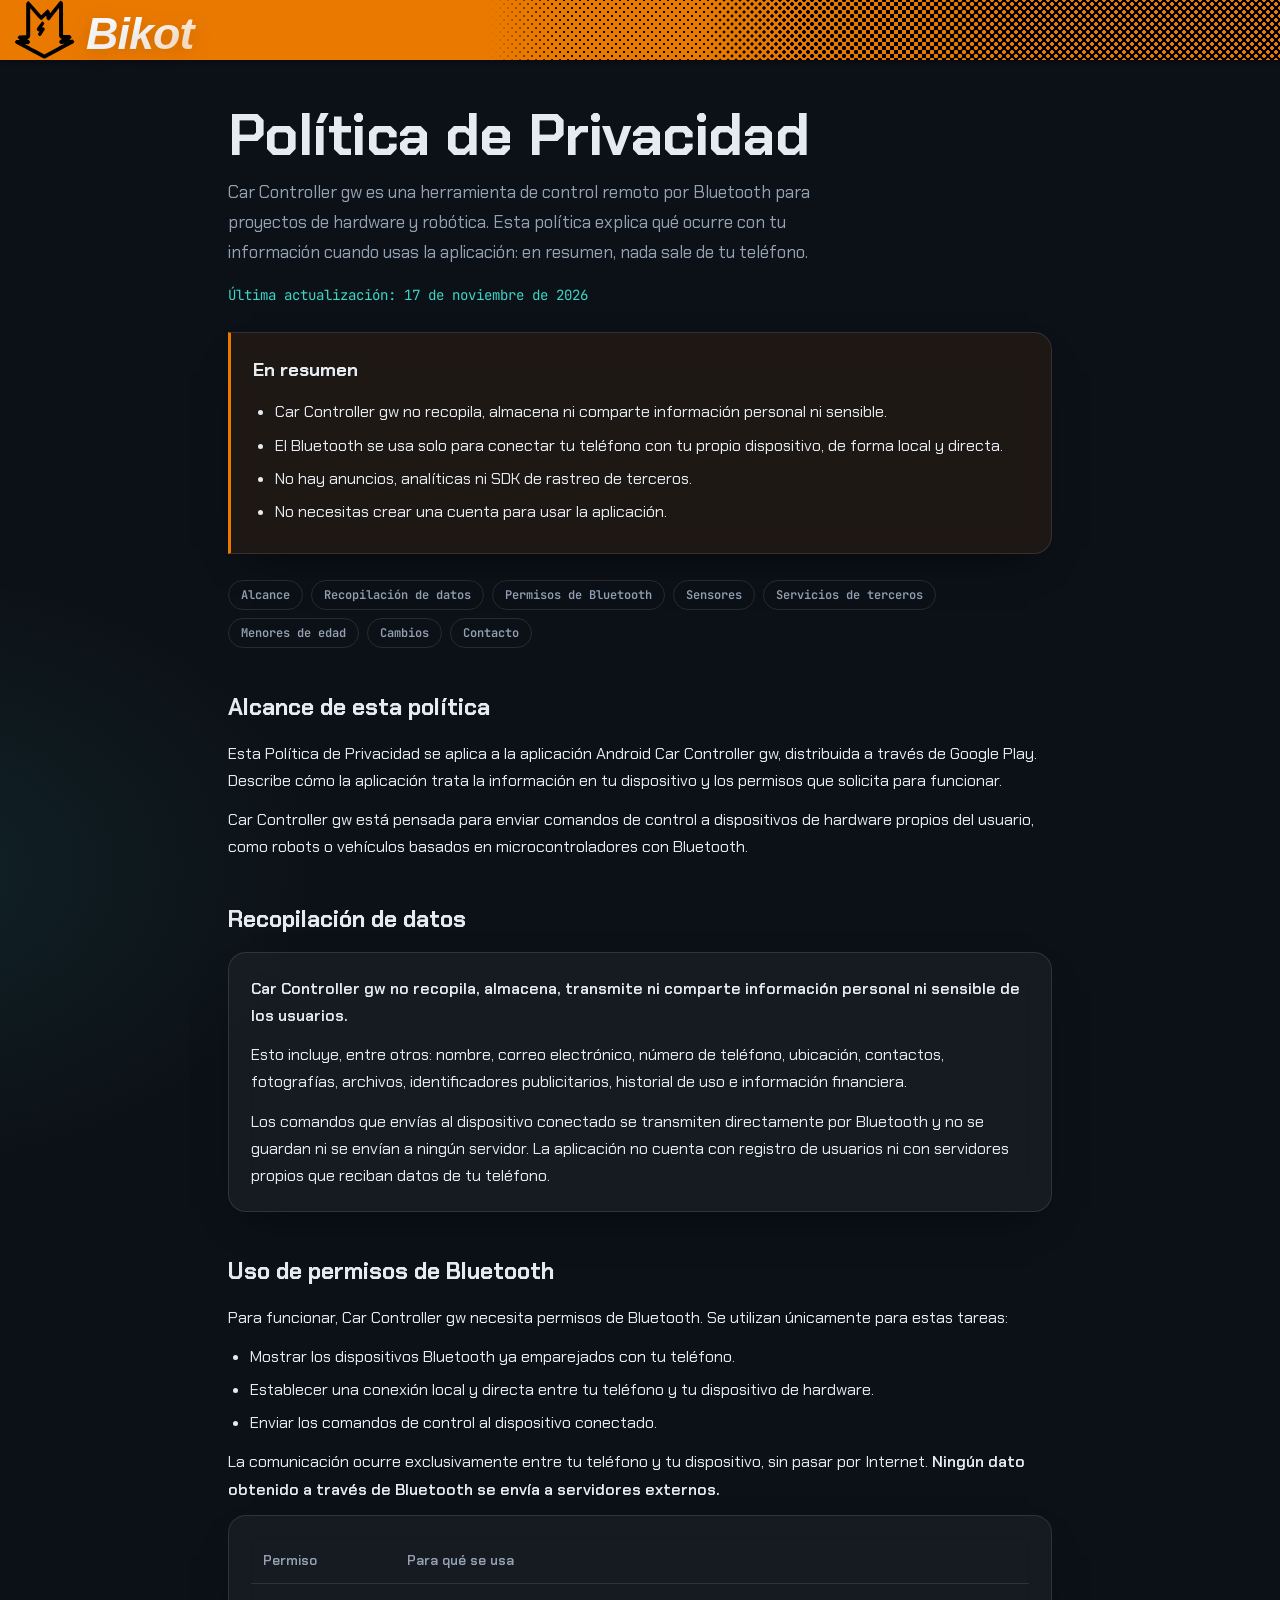
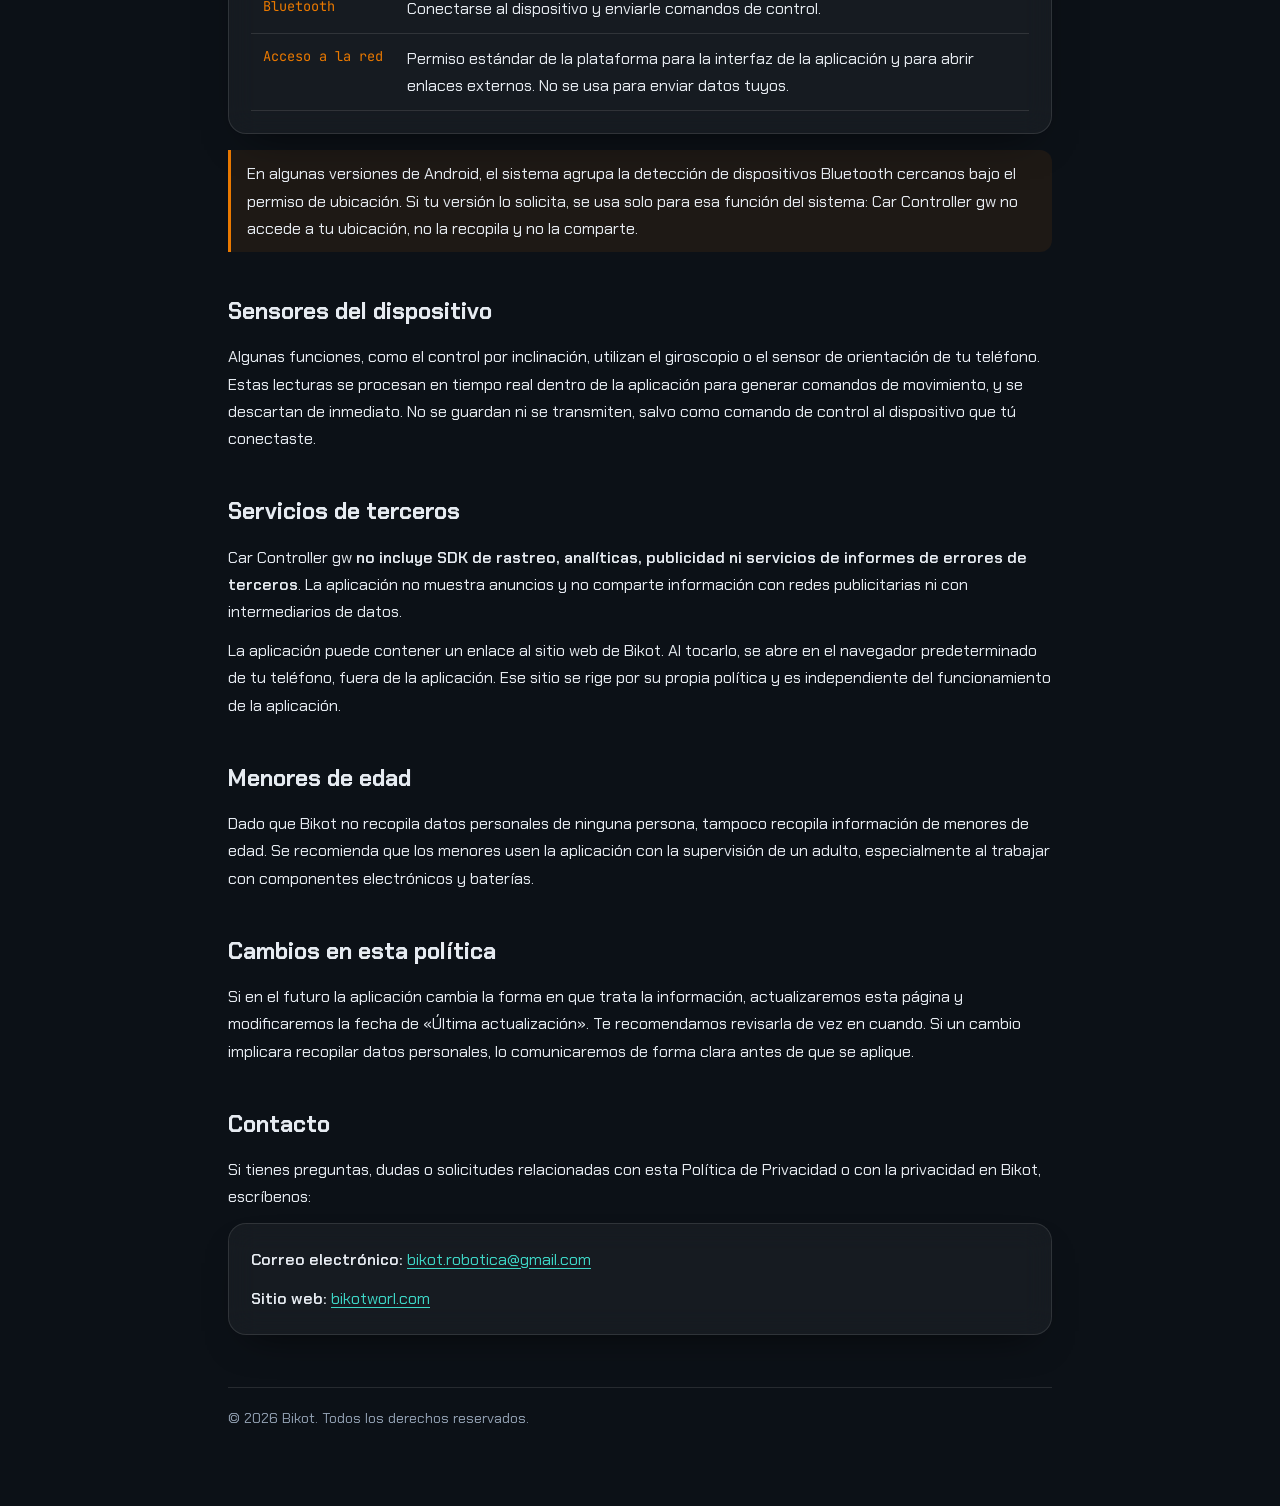
<file: Web/proyectos/privacy.html>
<!DOCTYPE html>
<html lang="es">
<head>
  <meta charset="utf-8">
  <meta name="viewport" content="width=device-width, initial-scale=1, viewport-fit=cover">
  <title>Política de Privacidad</title>
  <meta name="description" content="Política de Privacidad de la aplicación Bikot, herramienta de control remoto por Bluetooth para proyectos de hardware y robótica.">
  <link href="https://fonts.googleapis.com/css2?family=Chakra+Petch:wght@400;600;700&family=JetBrains+Mono:wght@400;600&display=swap" rel="stylesheet">
  <style>
    @font-face {
      font-family: 'Bikot';
      src: url('../../fonts/Bikot.woff2') format('woff2'),
           url('../../fonts/Bikot.ttf') format('truetype'),
           url('../../fonts/Bikot.woff') format('woff'),
           url('../../fonts/Bikot.otf') format('opentype');
      font-weight: normal;
      font-style: normal;
      font-display: block;
    }

    [class^="icon-"], [class*=" icon-"] {
      font-family: 'Bikot' !important;
      speak: never;
      font-style: normal;
      font-weight: normal;
      font-variant: normal;
      text-transform: none;
      line-height: 1;
      -webkit-font-smoothing: antialiased;
      -moz-osx-font-smoothing: grayscale;
    }

    .icon-Bikot:before { content: "\e900"; }

    :root {
      --bg: #0c1117;
      --pn: rgba(255,255,255,.045);
      --ln: rgba(255,255,255,.11);
      --tx: #e6ebf1;
      --mu: #93a1b3;
      --ac: #EA7900;
      --sg: #3dd6c6;
      color-scheme: dark;
      box-sizing: border-box;
      padding-top: env(safe-area-inset-top, 0px);
      padding-bottom: env(safe-area-inset-bottom, 0px);
      --halftone-size: 8px;
      --grad-start: -10%;
      --grad-end: 85%;
    }

    *, *::before, *::after {
      box-sizing: inherit;
    }

    * {
      -webkit-tap-highlight-color: transparent;
    }

    html {
      scroll-padding-top: calc(env(safe-area-inset-top, 0px) + 76px);
    }

    body {
      margin: 0;
      background: radial-gradient(900px 520px at 88% -8%, rgba(234,121,0,.17), transparent 60%),
                  radial-gradient(700px 500px at -8% 28%, rgba(61,214,198,.09), transparent 60%), #0c1117;
      background-color: var(--bg);
      color: var(--tx);
      font: 400 16px/1.7 "Chakra Petch", system-ui, sans-serif;
    }

    main {
      max-width: 860px;
      margin: 60px auto 0;
      padding: 28px 18px 64px;
    }

    h1 {
      font-size: clamp(2.1rem, 6vw, 3.6rem);
      line-height: 1.05;
      margin: 18px 0 12px;
      font-weight: 700;
      letter-spacing: -.01em;
    }

    h2 {
      font-size: 1.45rem;
      margin: 0 0 12px;
      font-weight: 700;
    }

    p {
      margin: 0 0 12px;
    }

    ul {
      margin: 0 0 12px;
      padding-left: 22px;
    }

    li {
      margin-bottom: 6px;
    }

    a {
      color: var(--sg);
      text-underline-offset: 3px;
    }

    a:focus-visible {
      outline: 2px solid var(--sg);
      outline-offset: 3px;
      border-radius: 3px;
    }

    strong {
      font-weight: 600;
    }

    .lead {
      max-width: 62ch;
      color: var(--mu);
      font-size: 1.1rem;
    }

    .meta {
      font: 400 .88rem "JetBrains Mono", monospace;
      color: var(--sg);
      margin-top: 18px;
    }

    section {
      margin-top: 40px;
    }

    .header-bar {
      width: 100%;
      height: 60px;
      background-color: transparent;
      display: flex;
      align-items: center;
      padding: 0 15px;
      position: fixed;
      top: 0;
      left: 0;
      z-index: 1000;
      overflow: visible;
    }

    .header-bar::after {
      content: "";
      position: absolute;
      top: 0;
      left: 0;
      height: 100%;
      background-color: var(--color-naranja-principal, #EA7900);
      box-shadow: 0 2px 4px rgba(0,0,0,.3);
      z-index: -2;
      width: 0;
      animation: headerSlide 3s cubic-bezier(.25,1,.5,1) forwards;
    }

    .header-bar::before {
      content: "";
      position: absolute;
      top: 0;
      left: 0;
      bottom: 0;
      z-index: -1;
      background-image: radial-gradient(circle at center, #fff 0%, #000 65%),
                        radial-gradient(circle at center, #fff 0%, #000 65%),
                        linear-gradient(90deg, #fff var(--grad-start), #000 var(--grad-end));
      background-size: var(--halftone-size) var(--halftone-size), var(--halftone-size) var(--halftone-size), 100% 100%;
      background-position: 0 0, calc(var(--halftone-size)/2) calc(var(--halftone-size)/2), 0 0;
      background-blend-mode: screen, screen, multiply;
      filter: contrast(18);
      mix-blend-mode: multiply;
      width: 0;
      animation: headerSlide 3s cubic-bezier(.25,1,.5,1) forwards;
    }

    .header-content {
      display: flex;
      align-items: center;
      color: #fff;
    }

    .app-title-container {
      display: flex;
      align-items: center;
    }

    .app-icon-header-custom {
      font-size: 79px !important;
      margin-right: 12px;
      line-height: 1;
      display: inline-block;
      animation: iconIntro 3s cubic-bezier(.25,1,.5,1) forwards;
    }

    .app-title-superposition {
      font-family: 'Bikot', 'Montserrat', 'Syne', 'Outfit', sans-serif;
      font-weight: 800;
      font-style: italic;
      font-size: clamp(1.8rem, 4vw, 2.8rem);
      letter-spacing: -.02em;
      line-height: 1.1;
      background: linear-gradient(135deg, #fff 30%, #ffb86c 100%);
      -webkit-background-clip: text;
      -webkit-text-fill-color: transparent;
      text-shadow: 0 4px 20px rgba(0,0,0,.15);
      white-space: normal;
      transition: transform .3s ease;
      opacity: 0;
      animation: textFadeIn 2s ease-out forwards;
      padding-right: 12px;
    }

    @keyframes headerSlide {
      0%, 29% { width: 0; opacity: 0; }
      30% { width: 80px; opacity: 1; }
      100% { width: 100%; opacity: 1; }
    }

    @keyframes iconIntro {
      0% { transform: translate(calc(50vw - 50px), calc(50vh - 30px)) scale(3) rotateY(180deg); color: #EA7900; }
      20% { transform: translate(calc(50vw - 50px), calc(50vh - 30px)) scale(3) rotateY(0deg); color: #EA7900; }
      50% { transform: translate(0, 0) scale(1) rotateY(0deg); color: #EA7900; }
      80%, 100% { transform: translate(0, 0) scale(1) rotateY(0deg); color: #000; }
    }

    @keyframes textFadeIn {
      0%, 55% { opacity: 0; transform: translateX(-20px); }
      100% { opacity: 1; transform: translateX(0); }
    }

    .card {
      background: var(--pn);
      border: 1px solid var(--ln);
      border-radius: 18px;
      padding: 22px;
      backdrop-filter: blur(14px);
      -webkit-backdrop-filter: blur(14px);
      box-shadow: 0 18px 40px -22px rgba(0,0,0,.7);
    }

    .card > :last-child {
      margin-bottom: 0;
    }

    .summary {
      margin-top: 28px;
      border-left: 3px solid var(--ac);
      border-radius: 0 18px 18px 0;
      background: rgba(234,121,0,.08);
    }

    .summary h2 {
      font-size: 1.15rem;
    }

    .note {
      margin-top: 16px;
      border-left: 3px solid var(--ac);
      padding: 10px 16px;
      background: rgba(234,121,0,.08);
      border-radius: 0 12px 12px 0;
    }

    .toc {
      display: flex;
      flex-wrap: wrap;
      gap: 8px;
      margin-top: 26px;
    }

    .toc a {
      font: 600 12px "JetBrains Mono", monospace;
      padding: 6px 12px;
      border-radius: 99px;
      border: 1px solid var(--ln);
      color: var(--mu);
      text-decoration: none;
      transition: color .15s, border-color .15s;
    }

    .toc a:hover {
      color: var(--sg);
      border-color: var(--sg);
    }

    .scroll {
      overflow-x: auto;
    }

    table {
      width: 100%;
      border-collapse: collapse;
      min-width: 560px;
    }

    th, td {
      text-align: left;
      padding: 11px 12px;
      border-bottom: 1px solid var(--ln);
      vertical-align: top;
    }

    th {
      color: var(--mu);
      font-weight: 600;
      font-size: .85rem;
    }

    td:first-child {
      font-family: "JetBrains Mono", monospace;
      font-size: .85rem;
      color: var(--ac);
      white-space: nowrap;
    }

    footer {
      margin-top: 52px;
      padding-top: 18px;
      border-top: 1px solid var(--ln);
      color: var(--mu);
      font-size: .9rem;
    }

    @media (max-width: 560px) {
      main { padding: 18px 12px 48px; }
      .card { padding: 16px; }
    }

    @media (prefers-reduced-motion: reduce) {
      .header-bar::before, .header-bar::after { animation: none; width: 100%; }
      .app-icon-header-custom { animation: none; color: #000; }
      .app-title-superposition { animation: none; opacity: 1; }
    }
  </style>
</head>
<body>
  <header class="header-bar">
    <div class="header-content">
      <div class="app-title-container">
        <i class="icon-Bikot app-icon-header-custom"></i>
        <span class="app-title-superposition">Bikot&nbsp;&nbsp;&nbsp;&nbsp;</span>
      </div>
    </div>
  </header>

  <main>
    <article>
      <h1>Política de Privacidad</h1>
      <p class="lead">Car Controller gw es una herramienta de control remoto por Bluetooth para proyectos de hardware y robótica. Esta política explica qué ocurre con tu información cuando usas la aplicación: en resumen, nada sale de tu teléfono.</p>
      <p class="meta">Última actualización: 17 de noviembre de 2026</p>

      <div class="card summary">
        <h2>En resumen</h2>
        <ul>
          <li>Car Controller gw no recopila, almacena ni comparte información personal ni sensible.</li>
          <li>El Bluetooth se usa solo para conectar tu teléfono con tu propio dispositivo, de forma local y directa.</li>
          <li>No hay anuncios, analíticas ni SDK de rastreo de terceros.</li>
          <li>No necesitas crear una cuenta para usar la aplicación.</li>
        </ul>
      </div>

      <nav class="toc" aria-label="Contenido de la política">
        <a href="#alcance">Alcance</a>
        <a href="#datos">Recopilación de datos</a>
        <a href="#bluetooth">Permisos de Bluetooth</a>
        <a href="#sensores">Sensores</a>
        <a href="#terceros">Servicios de terceros</a>
        <a href="#menores">Menores de edad</a>
        <a href="#cambios">Cambios</a>
        <a href="#contacto">Contacto</a>
      </nav>

      <section id="alcance">
        <h2>Alcance de esta política</h2>
        <p>Esta Política de Privacidad se aplica a la aplicación Android Car Controller gw, distribuida a través de Google Play. Describe cómo la aplicación trata la información en tu dispositivo y los permisos que solicita para funcionar.</p>
        <p>Car Controller gw está pensada para enviar comandos de control a dispositivos de hardware propios del usuario, como robots o vehículos basados en microcontroladores con Bluetooth.</p>
      </section>

      <section id="datos">
        <h2>Recopilación de datos</h2>
        <div class="card">
          <p><strong>Car Controller gw no recopila, almacena, transmite ni comparte información personal ni sensible de los usuarios.</strong></p>
          <p>Esto incluye, entre otros: nombre, correo electrónico, número de teléfono, ubicación, contactos, fotografías, archivos, identificadores publicitarios, historial de uso e información financiera.</p>
          <p>Los comandos que envías al dispositivo conectado se transmiten directamente por Bluetooth y no se guardan ni se envían a ningún servidor. La aplicación no cuenta con registro de usuarios ni con servidores propios que reciban datos de tu teléfono.</p>
        </div>
      </section>

      <section id="bluetooth">
        <h2>Uso de permisos de Bluetooth</h2>
        <p>Para funcionar, Car Controller gw necesita permisos de Bluetooth. Se utilizan únicamente para estas tareas:</p>
        <ul>
          <li>Mostrar los dispositivos Bluetooth ya emparejados con tu teléfono.</li>
          <li>Establecer una conexión local y directa entre tu teléfono y tu dispositivo de hardware.</li>
          <li>Enviar los comandos de control al dispositivo conectado.</li>
        </ul>
        <p>La comunicación ocurre exclusivamente entre tu teléfono y tu dispositivo, sin pasar por Internet. <strong>Ningún dato obtenido a través de Bluetooth se envía a servidores externos.</strong></p>
        <div class="card scroll">
          <table>
            <thead>
              <tr><th>Permiso</th><th>Para qué se usa</th></tr>
            </thead>
            <tbody>
              <tr><td>Bluetooth</td><td>Conectarse al dispositivo y enviarle comandos de control.</td></tr>
              <tr><td>Acceso a la red</td><td>Permiso estándar de la plataforma para la interfaz de la aplicación y para abrir enlaces externos. No se usa para enviar datos tuyos.</td></tr>
            </tbody>
          </table>
        </div>
        <p class="note">En algunas versiones de Android, el sistema agrupa la detección de dispositivos Bluetooth cercanos bajo el permiso de ubicación. Si tu versión lo solicita, se usa solo para esa función del sistema: Car Controller gw no accede a tu ubicación, no la recopila y no la comparte.</p>
      </section>

      <section id="sensores">
        <h2>Sensores del dispositivo</h2>
        <p>Algunas funciones, como el control por inclinación, utilizan el giroscopio o el sensor de orientación de tu teléfono. Estas lecturas se procesan en tiempo real dentro de la aplicación para generar comandos de movimiento, y se descartan de inmediato. No se guardan ni se transmiten, salvo como comando de control al dispositivo que tú conectaste.</p>
      </section>

      <section id="terceros">
        <h2>Servicios de terceros</h2>
        <p>Car Controller gw <strong>no incluye SDK de rastreo, analíticas, publicidad ni servicios de informes de errores de terceros</strong>. La aplicación no muestra anuncios y no comparte información con redes publicitarias ni con intermediarios de datos.</p>
        <p>La aplicación puede contener un enlace al sitio web de Bikot. Al tocarlo, se abre en el navegador predeterminado de tu teléfono, fuera de la aplicación. Ese sitio se rige por su propia política y es independiente del funcionamiento de la aplicación.</p>
      </section>

      <section id="menores">
        <h2>Menores de edad</h2>
        <p>Dado que Bikot no recopila datos personales de ninguna persona, tampoco recopila información de menores de edad. Se recomienda que los menores usen la aplicación con la supervisión de un adulto, especialmente al trabajar con componentes electrónicos y baterías.</p>
      </section>

      <section id="cambios">
        <h2>Cambios en esta política</h2>
        <p>Si en el futuro la aplicación cambia la forma en que trata la información, actualizaremos esta página y modificaremos la fecha de «Última actualización». Te recomendamos revisarla de vez en cuando. Si un cambio implicara recopilar datos personales, lo comunicaremos de forma clara antes de que se aplique.</p>
      </section>

      <section id="contacto">
        <h2>Contacto</h2>
        <p>Si tienes preguntas, dudas o solicitudes relacionadas con esta Política de Privacidad o con la privacidad en Bikot, escríbenos:</p>
        <div class="card">
          <p><strong>Correo electrónico:</strong> <a href="mailto:bikot.robotica@gmail.com">bikot.robotica@gmail.com</a></p>
          <p><strong>Sitio web:</strong> <a href="https://bikotworl.com" target="_blank" rel="noopener noreferrer">bikotworl.com</a></p>
        </div>
      </section>
    </article>

    <footer>
      <p>&copy; 2026 Bikot. Todos los derechos reservados.</p>
    </footer>
  </main>
</body>
</html>
</file>
<file: Web/style.css>
:root {
  --color-naranja-principal: #EA7900;
  --color-naranja-claro: #ffb86c;
  --color-naranja-fuerte: #CC6600;
  --color-fondo: #373737;
  --color-texto: #FFFFFF;
  --color-success-bg: #4CAF50;
  --color-error-bg: #f44336;
  --color-azul-principal: #1A73E8;
  --color-verde-seleccion: #4CAF50;
  --color-rosado-pata: #FFADCE;
  --color-purple: #9b59b6;
  --color-pink: #e91e63;
  --color-gray-alert: #6c757d;
  --color-barra-principal: var(--color-naranja-principal);
  --color-fondo-oscuro: var(--color-fondo);
  --color-texto-principal: var(--color-texto);
  --color-fondo-claro-menu: #373737;
  --color-fondo-secundario: #363a45;
  --color-negro: #363a45;
  --color-negro-oscuro: #000000;
  --halftone-size: 8px;
  --grad-start: -10%;
  --grad-end: 85%;
}

* {
  box-sizing: border-box;
  margin: 0;
  padding: 0;
}

body {
  font-family: Arial, sans-serif;
  background-color: #000000;
  color: var(--color-texto-principal);
  min-height: 100vh;
  display: flex;
  flex-direction: column;
  align-items: center;
  overflow-x: hidden;
  user-select: none;
  -webkit-user-select: none;
  -ms-user-select: none;
  -webkit-tap-highlight-color: transparent;
}

@font-face {
  font-family: 'Bikot';
  src: url('../fonts/Bikot.woff2') format('woff2'),
       url('../fonts/Bikot.ttf') format('truetype'),
       url('../fonts/Bikot.woff') format('woff'),
       url('../fonts/Bikot.otf') format('opentype');
  font-weight: normal;
  font-style: normal;
  font-display: block;
}

[class^="icon-"], [class*=" icon-"] {
  font-family: 'Bikot' !important;
  speak: never;
  font-style: normal;
  font-weight: normal;
  font-variant: normal;
  text-transform: none;
  line-height: 1;
  -webkit-font-smoothing: antialiased;
  -moz-osx-font-smoothing: grayscale;
}

.icon-Bikot:before { content: "\e900"; }
.icon-Calculator:before { content: "\e906"; }
.icon-Snake:before { content: "\e907"; }
.icon-Dino:before { content: "\e909"; }
.icon-Cat:before { content: "\e90a"; }
.icon-Gato:before { content: "\e90c"; }
.icon-Michi:before { content: "\e90d"; }
.icon-Burger:before { content: "\e90e"; }
.icon-Puntos:before { content: "\e911"; }

.app-icon-custom .icon-color-negro {
  color: var(--color-negro-oscuro) !important;
}

.header-bar {
  width: 100%;
  height: 60px;
  background-color: transparent;
  display: flex;
  align-items: center;
  padding: 0 15px;
  position: fixed;
  top: 0;
  left: 0;
  z-index: 1000;
  overflow: visible;
}

.header-bar::after {
  content: "";
  position: absolute;
  top: 0;
  left: 0;
  height: 100%;
  background-color: var(--color-naranja-principal);
  box-shadow: 0 2px 4px rgba(0, 0, 0, 0.3);
  z-index: -2;
  width: 0%;
}

.header-bar::before {
  content: "";
  position: absolute;
  top: 0;
  left: 0;
  bottom: 0;
  z-index: -1;
  background-image: 
    radial-gradient(circle at center, #ffffff 0%, #000000 65%),
    radial-gradient(circle at center, #ffffff 0%, #000000 65%),
    linear-gradient(90deg, #ffffff var(--grad-start), #000000 var(--grad-end));
  background-size: var(--halftone-size) var(--halftone-size), var(--halftone-size) var(--halftone-size), 100% 100%;
  background-position: 0 0, calc(var(--halftone-size) / 2) calc(var(--halftone-size) / 2), 0 0;
  background-blend-mode: screen, screen, multiply;
  filter: contrast(18);
  mix-blend-mode: multiply;
  width: 0%;
}

.header-content {
  display: flex;
  align-items: center;
  color: var(--color-texto);
}

.app-title-container {
  display: flex;
  align-items: center; 
}

.app-icon-header-custom {
  font-size: 79px !important;
  margin-right: 12px;
  line-height: 1; 
  display: inline-block;
}

.app-title-superposition {
  font-family: 'Bikot', 'Montserrat', 'Syne', 'Outfit', sans-serif;
  font-weight: 800; 
  font-style: italic;
  font-size: clamp(1.8rem, 4vw, 2.8rem); 
  letter-spacing: -0.02em; 
  line-height: 1.1; 
  background: linear-gradient(135deg, var(--color-texto) 30%, var(--color-naranja-claro) 100%);
  -webkit-background-clip: text;
  -webkit-text-fill-color: transparent;
  text-shadow: 0 4px 20px rgba(0, 0, 0, 0.15);
  white-space: normal; 
  transition: transform 0.3s ease;
  opacity: 0;
}

.app-title-superposition:hover {
  transform: scale(1.02);
}

main {
  max-width: 1100px;
  width: 100%;
  padding: 40px 20px;
  text-align: left;
  margin-top: 80px;
  opacity: 0;
  flex: 1;
}

.intro-text h1 {
  color: #EA7900;
  font-size: 2.5rem;
  margin-bottom: 20px;
}

.intro-text p {
  font-size: 1.1rem;
  line-height: 1.6;
  margin-bottom: 15px;
  color: #e0e0e0;
}

.cards-section {
  margin-top: 50px;
  padding: 20px 0;
  width: 100%;
  display: flex;
  justify-content: center;
}

.container {
  position: relative;
  display: flex;
  justify-content: center;
  align-items: center;
  flex-wrap: wrap;
  gap: 15px;
  width: 100%;
  max-width: 100%;
  box-sizing: border-box;
  padding: 0 10px;
}


.container .glass {
  position: relative;
  width: 150px;
  height: 180px;
  background: linear-gradient(#fff2, transparent);
  border: 1px solid rgba(255, 255, 255, 0.1);
  box-shadow: 0 25px 25px rgba(0, 0, 0, 0.25);
  display: flex;
  justify-content: center;
  align-items: center;
  transition: transform 0.5s, box-shadow 0.5s, margin 0.5s;
  border-radius: 10px;
  backdrop-filter: blur(10px);
  -webkit-backdrop-filter: blur(10px);
  text-decoration: none;
}

.container .glass::before {
  content: attr(data-text);
  position: absolute;
  bottom: 0;
  width: 100%;
  height: 40px;
  background: rgba(255, 255, 255, 0.05);
  display: flex;
  justify-content: center;
  align-items: center;
  color: #fff;
  font-weight: 500;
  font-size: 0.9rem;
  border-bottom-left-radius: 10px;
  border-bottom-right-radius: 10px;
}

.container .glass i {
  font-size: 2.5em;
  color: #fff;
  transition: 0.5s;
}

.container .glass:hover i {
  color: #00D4FF;
  transform: scale(1.1);
}

.container .glass:active {
  transform: scale(0.95) rotate(calc(var(--r) * 1deg)) !important;
  box-shadow: 0 10px 15px rgba(0, 0, 0, 0.4);
  transition: transform 0.1s ease, box-shadow 0.1s ease;
}

@media (min-width: 769px) {
  .container {
    flex-wrap: nowrap;
    gap: 0;
  }

  .container .glass {
    width: 170px;
    height: 200px;
    margin: 0 -35px;
    transform: rotate(calc(var(--r) * 1deg));
  }

  .container:hover .glass {
    transform: rotate(0deg);
    margin: 0 10px;
  }

  .container:hover .glass:active {
    transform: scale(0.95) rotate(0deg) !important;
  }
}

@media (max-width: 768px) {
  :root {
    --halftone-size: 6px;
    --grad-start: -30%;
    --grad-end: 110%;
  }

  .intro-text h1 {
    font-size: 2rem;
  }

  .container .glass {
    transform: none !important;
    margin: 0 !important;
  }
  
  .container .glass:active {
    transform: scale(0.95) !important;
  }
}

.main-footer {
  width: 100%;
  text-align: center;
  padding: 15px 10px;
  margin-top: auto;
  background: transparent; 
  box-sizing: border-box;
}

.footer-bottom p {
  margin: 0;
  font-family: sans-serif;
  font-size: 0.75rem; 
  color: #3e3e3e; 
  letter-spacing: 0.5px;
  transition: color 0.3s ease;
}

.footer-bottom p:hover {
  color: #5a5a5a; 
}

@media (max-width: 600px) {
  .main-footer {
    padding: 10px 5px;
  }
  .footer-bottom p {
    font-size: 0.7rem; 
  }
}

.game-list {
    width: 100%;
    max-width: 450px;
    display: flex;
    flex-direction: column;
    gap: 15px;
    margin-top: 20px;
    margin-bottom: 30px;
}

.game-item-container {
    width: 100%;
    max-width: 450px;
    margin: 0 auto;
    border-radius: 10px;
    overflow: hidden;
}

.game-item {
    display: flex;
    box-shadow: 0 4px 10px rgba(0, 0, 0, 0.4);
    border-radius: 10px;
    overflow: hidden;
    position: relative;
    z-index: 5;
}

.game-button {
    flex-grow: 1;
    background-color: var(--color-naranja-principal);
    color: white;
    padding: 15px 20px;
    border: none;
    cursor: pointer;
    font-size: 1.1em;
    font-weight: bold;
    text-align: left;
    transition: background-color 0.2s, transform 0.1s ease, box-shadow 0.1s ease;
    border-top-left-radius: 10px;
    border-bottom-left-radius: 10px;
}

.game-button:hover {
    background-color: var(--color-naranja-fuerte);
}

.game-button:active {
    transform: scale(0.98);
    box-shadow: inset 0 4px 6px rgba(0, 0, 0, 0.4);
}

.game-status {
    font-size: 0.85em;
    font-weight: normal;
    color: var(--color-fondo-oscuro);
    margin-left: 10px;
}

.info-button {
    background-color: var(--color-naranja-fuerte);
    color: white;
    padding: 15px;
    border: none;
    cursor: pointer;
    font-size: 1.1em;
    transition: background-color 0.2s, transform 0.1s ease, box-shadow 0.1s ease;
    border-top-right-radius: 10px;
    border-bottom-right-radius: 10px;
    width: 55px;
    display: flex;
    align-items: center;
    justify-content: center;
    position: relative;
    z-index: 10;
}

.info-button:hover {
    background-color: var(--color-naranja-principal);
}

.info-button:active {
    transform: scale(0.95);
    box-shadow: inset 0 4px 6px rgba(0, 0, 0, 0.4);
}

.game-options {
    max-height: 0;
    overflow: hidden;
    display: flex;
    flex-direction: column;
    padding: 0 0 0 20px;
    background-color: #4c4c4c;
    border-bottom-left-radius: 10px;
    border-bottom-right-radius: 10px;
    box-shadow: inset 0 -3px 5px rgba(0, 0, 0, 0.2);
    border-top: 0 solid #555;
    transition: max-height 0.4s cubic-bezier(0.25, 1, 0.5, 1), padding 0.4s ease, border-top 0.4s ease;
}

.game-options.show {
    max-height: 350px;
    padding: 5px 0 10px 20px;
    border-top: 1px solid #555;
}

.option-button {
    width: calc(100% - 30px);
    padding: 10px 15px;
    margin-top: 5px;
    background-color: #555;
    color: var(--color-texto);
    border: none;
    border-radius: 5px;
    font-size: 1em;
    font-weight: bold;
    text-align: left;
    cursor: pointer;
    transition: background-color 0.2s, color 0.2s, transform 0.1s ease;
}

.option-button:hover {
    background-color: var(--color-naranja-fuerte);
    color: white;
}

.option-button:active {
    transform: scale(0.97);
    box-shadow: inset 0 3px 5px rgba(0, 0, 0, 0.4);
}

.option-button i {
    margin-right: 10px;
    color: var(--color-naranja-claro);
}

.header-bar::after,
.header-bar::before {
  animation: headerSlide 3s cubic-bezier(0.25, 1, 0.5, 1) forwards;
}

@keyframes headerSlide {
  0%, 29% { 
    width: 0%; 
    opacity: 0; 
  }
  30% { 
    width: 80px; 
    opacity: 1;
  }
  100% { 
    width: 100%; 
    opacity: 1; 
  }
}

.app-icon-header-custom {
  animation: iconIntro 3s cubic-bezier(0.25, 1, 0.5, 1) forwards;
}

@keyframes iconIntro {
 0% {
    transform: translate(calc(50vw - 50px), calc(50vh - 30px)) scale(3) rotateY(180deg);
    color: #EA7900;
  }
  20% {
    transform: translate(calc(50vw - 50px), calc(50vh - 30px)) scale(3) rotateY(0deg);
    color: #EA7900;
  }
  50% {
    transform: translate(0, 0) scale(1) rotateY(0deg);
    color: #EA7900;
  }
  80%, 100% {
    transform: translate(0, 0) scale(1) rotateY(0deg);
    color: var(--color-negro-oscuro);
  }
}

.app-title-superposition {
  animation: textFadeIn 2s ease-out forwards;
}

@keyframes textFadeIn {
  0%, 55% { opacity: 0; transform: translateX(-20px); }
  100% { opacity: 1; transform: translateX(0); }
}

main {
  animation: mainFadeIn 3s ease-out forwards;
}

@keyframes mainFadeIn {
  0%, 40% { opacity: 0; transform: translateY(20px); }
  100% { opacity: 1; transform: translateY(0); }
}

.modal-overlay {
    position: fixed;
    z-index: 2000;
    left: 0;
    top: 0;
    width: 100%;
    height: 100%;
    background-color: rgba(0, 0, 0, 0.85);
    backdrop-filter: blur(8px);
    display: none;
    align-items: center;
    justify-content: center;
    perspective: 1000px;
}

.modal-content-game {
    background-color: #2b2b2b;
    padding: 30px;
    width: 90%;
    max-width: 500px;
    aspect-ratio: 1.618 / 1;
    border-radius: 6px;
    box-shadow: 0 20px 50px rgba(0, 0, 0, 0.8), inset 0 0 0 1px rgba(255, 255, 255, 0.05);
    position: relative;
    border-left: 8px solid var(--color-naranja-principal);
    display: flex;
    flex-direction: column;
    justify-content: space-between;
    overflow: hidden;
}

.modal-overlay[style*="display: flex"] .modal-content-game {
    animation: businessCardIntro 0.65s cubic-bezier(0.19, 1, 0.22, 1) forwards;
}

@keyframes businessCardIntro {
    0% {
        opacity: 0;
        transform: translateY(250px) rotateX(45deg) rotateY(-15deg) scale(0.85);
    }
    60% {
        transform: translateY(-15px) rotateX(-5deg) rotateY(5deg) scale(1.02);
    }
    100% {
        opacity: 1;
        transform: translateY(0) rotateX(0) rotateY(0) scale(1);
    }
}

.close-game-modal {
    position: absolute;
    top: 15px;
    right: 20px;
    font-size: 24px;
    color: #888;
    cursor: pointer;
    transition: color 0.2s;
    line-height: 1;
}

.close-game-modal:hover {
    color: var(--color-naranja-principal);
}

.modal-title-game {
    color: var(--color-texto);
    font-family: 'Bikot', Arial, sans-serif;
    font-size: 2.2em;
    letter-spacing: 0.5px;
    margin-bottom: 5px;
    text-align: left;
}

.modal-subtitle-game {
    color: var(--color-naranja-principal);
    font-size: 0.9em;
    text-transform: uppercase;
    letter-spacing: 2px;
    font-weight: bold;
    margin-bottom: 20px;
    border-bottom: 1px solid #444;
    padding-bottom: 10px;
}

.modal-content-game p {
    font-size: 0.95em;
    line-height: 1.5;
    color: #ccc;
    flex-grow: 1;
}

.modal-content-game ul {
    list-style-type: none;
    margin-bottom: 15px;
    display: flex;
    flex-wrap: wrap;
    gap: 10px;
}

.modal-content-game ul li {
    background: #3c3c3c;
    padding: 4px 10px;
    border-radius: 4px;
    font-size: 0.85em;
    font-weight: bold;
    color: var(--color-naranja-claro);
}

.modal-alert-box {
    align-self: flex-start;
    padding: 6px 12px;
    border-radius: 4px;
    font-size: 0.8em;
    font-weight: bold;
    margin-top: 15px;
    text-transform: uppercase;
    letter-spacing: 0.5px;
}

.alert-orange {
    background-color: rgba(255, 152, 0, 0.15);
    color: var(--color-naranja-claro);
    border: 1px solid rgba(255, 152, 0, 0.3);
}

@media (max-width: 550px) {
    .modal-content-game {
        aspect-ratio: auto;
        min-height: 280px;
        padding: 20px;
    }
    .modal-title-game {
        font-size: 1.8em;
    }
}

.modal-overlay .modal-content-game.hide-animation {
    animation: businessCardOut 0.5s cubic-bezier(0.19, 1, 0.22, 1) forwards;
}

@keyframes businessCardOut {
    0% {
        opacity: 1;
        transform: translateY(0) rotateX(0) rotateY(0) scale(1);
    }
    40% {
        transform: translateY(-15px) rotateX(-5deg) rotateY(5deg) scale(1.02);
    }
    100% {
        opacity: 0;
        transform: translateY(250px) rotateX(45deg) rotateY(-15deg) scale(0.85);
    }
}

.game-item-container {
  display: grid;
  grid-template-columns: auto 1fr;
  align-items: center;
  column-gap: 12px;
  row-gap: 0;
  width: 100%;
  max-width: 450px;
  margin: 0 auto;
}

.game-outer-icon {
  grid-column: 1;
  grid-row: 1;
  width: 32px;
  height: 32px;
  object-fit: contain;
}

.game-item {
  grid-column: 2;
  grid-row: 1;
  display: flex;
  width: 100%;
}

.game-options {
  grid-column: 1 / span 2;
}

@media (min-width: 768px) {
  .game-item-container {
    max-width: 800px;
    width: 100%;
  }

  .game-outer-icon {
    width: 64px;
    height: 64px;
  }

  .game-item-container:hover .game-options {
    display: flex;
    flex-direction: column;
    height: auto;
    max-height: 500px;
    opacity: 1;
    visibility: visible;
  }
}

.eula-link {
    color: var(--color-azul-principal);
    text-decoration: none;
    font-weight: bold;
    transition: color 0.3s;
}

.eula-link:hover {
    color: var(--color-naranja-claro);
    text-decoration: underline;
}

.welcome-section {
    width: 100%;
    max-width: 800px;
    background-color: transparent;
    padding: 25px;
    border-radius: 0;
    box-shadow: none;
    margin-bottom: 30px;
    text-align: left;
}

.welcome-section p {
    line-height: 1.6;
    margin-bottom: 15px;
    color: var(--color-texto-principal);
}

.cards-container {
  display: grid;
  grid-template-columns: repeat(2, 1fr); 
  justify-items: center;
  align-items: start;
  gap: 15px;
  padding: 25px 10px;
  width: 100%;
  box-sizing: border-box;
}

@media (min-width: 768px) {
  .cards-container {
    grid-template-columns: repeat(4, 1fr);
    max-width: 900px; 
    margin: 0 auto;   
    gap: 25px;
    padding: 40px 20px;
  }
}

.card {
  overflow: visible;
  width: 145px;
  height: 250px;
  perspective: 1000px;
}

@media (min-width: 768px) {
  .card {
    width: 170px;
    height: 290px;
  }
}

.content {
  width: 100%;
  height: 100%;
  transform-style: preserve-3d;
  transition: transform 500ms;
  box-shadow: 0px 0px 10px 1px #000000ee;
  border-radius: 5px;
}

.card:hover .content {
  transform: rotateY(180deg);
}

.front, .back {
  background-color: #151515;
  position: absolute;
  width: 100%;
  height: 100%;
  backface-visibility: hidden;
  -webkit-backface-visibility: hidden;
  border-radius: 5px;
  overflow: hidden;
}

.front {
  transform: rotateY(0deg);
  display: flex;
  justify-content: center;
  align-items: center;
}

.front::before {
  position: absolute;
  content: ' ';
  display: block;
  width: 160px;
  height: 160%;
  background: linear-gradient(90deg, transparent, #00D4FF, #00D4FF, #00D4FF, #00D4FF, transparent);
  animation: rotation_481 5000ms infinite linear;
}

.front-content {
  position: absolute;
  width: 98%;
  height: 98%;
  background-color: #151515;
  border-radius: 5px;
  color: white;
  display: flex;
  flex-direction: column;
  justify-content: center;
  align-items: center;
  padding: 10px;
  box-sizing: border-box;
}

@media (min-width: 768px) {
  .front-content {
    padding: 20px;
  }
}

.card-img {
  width: 70px;
  height: 70px;
  object-fit: contain;
  border-radius: 10px;
  margin-bottom: 15px;
}

@media (min-width: 768px) {
  .card-img {
    width: 90px;
    height: 90px;
    margin-bottom: 20px;
  }
}

.card-title {
  font-size: 16px;
  font-weight: bold;
  margin: 0;
  color: #ffffff;
  text-align: center;
}

@media (min-width: 768px) {
  .card-title {
    font-size: 18px;
  }
}

.back {
  transform: rotateY(180deg);
  display: flex;
  justify-content: center;
  align-items: center;
}

.download-link-wrapper {
  width: 100%;
  height: 100%;
  display: flex;
  flex-direction: column;
  justify-content: center;
  align-items: center;
  text-decoration: none;
  gap: 20px;
  padding: 15px;
  box-sizing: border-box;
}

@media (min-width: 768px) {
  .download-link-wrapper {
    gap: 30px;
    padding: 20px;
  }
}

.download-btn {
  color: #FFFFFF;
  font-size: 50px;
  transition: transform 0.2s, color 0.2s;
  line-height: 1;
}

@media (min-width: 768px) {
  .download-btn {
    font-size: 65px;
  }
}

.download-link-wrapper:hover .download-btn {
  transform: scale(1.1);
  color: #007bff;
}

.version-text {
  color: #ffffff88;
  font-size: 12px;
  font-weight: 500;
  text-align: center;
  transition: color 0.2s;
}

@media (min-width: 768px) {
  .version-text {
    font-size: 13px;
  }
}

.download-link-wrapper:hover .version-text {
  color: #007bff;
}

@keyframes rotation_481 {
  0% { transform: rotateZ(0deg); }
  100% { transform: rotateZ(360deg); }
}

.social-list-container {
  display: flex;
  flex-direction: column;
  gap: 35px;
}

.social-row {
  display: flex;
  align-items: center;
  gap: 30px;
}

.icon-container {
  text-decoration: none;
  display: block;
  position: relative;
}

.layer {
  width: 55px;
  height: 55px;
  position: relative;
  transform: rotate(-35deg) skew(20deg);
}

.layer span {
  position: absolute;
  top: 0;
  left: 0;
  height: 100%;
  width: 100%;
  border: 1px solid #e6683c;
  border-radius: 15px;
  transition: all 0.3s;
}

.layer span:nth-child(1) { opacity: 0.2; }
.layer span:nth-child(2) { opacity: 0.4; transform: translate(5px, -5px); }
.layer span:nth-child(3) { opacity: 0.6; transform: translate(10px, -10px); }
.layer span:nth-child(4) { opacity: 0.8; transform: translate(15px, -15px); }
.layer span:nth-child(5) { 
  opacity: 1; 
  transform: translate(20px, -20px); 
  box-shadow: -1px 1px 5px rgba(230, 104, 60, 0.5);
}

.instagramSVG {
  background: linear-gradient(45deg, #f09433 0%, #e6683c 25%, #dc2743 50%, #cc2366 75%, #bc1888 100%);
}
.tiktokSVG {
  background: linear-gradient(45deg, #69C9D0 0%, #ee1d52 50%, #010101 100%);
  border-color: #69C9D0 !important;
}
.youtubeSVG {
  background: #FF0000;
  border-color: #FF0000 !important;
}

.tiktok-container .layer span { border-color: #69C9D0; }
.tiktok-container .layer span:nth-child(5) { box-shadow: -1px 1px 5px rgba(105, 201, 208, 0.5); }

.youtube-container .layer span { border-color: #FF0000; }
.youtube-container .layer span:nth-child(5) { box-shadow: -1px 1px 5px rgba(255, 0, 0, 0.5); }

.svgContent {
  font-size: 25px;
  display: flex;
  align-items: center;
  justify-content: center;
}

.info-box {
  background: #2a2b2f;
  border-radius: 15px;
  padding: 12px 20px;
  border: 1px solid #3d3e42;
  box-shadow: 5px 5px 15px rgba(0, 0, 0, 0.4);
  display: flex;
  flex-direction: column;
  gap: 2px;
  min-width: 180px;
}

.title {
  font-size: 16px;
  font-weight: 700;
}
.instagram-title { color: #e6683c; }
.tiktok-title { color: #69C9D0; }
.youtube-title { color: #FF0000; }

.username {
  font-size: 13px;
  color: #aaa;
  margin-bottom: 6px;
}

.visit-link {
  font-size: 13px;
  font-weight: 600;
  display: inline-block;
}

@media (min-width: 768px) {
  .social-list-container {
    flex-direction: row;
    justify-content: flex-start;
    gap: 50px;
    flex-wrap: wrap;
  }

  .social-row {
    flex-direction: column;
    align-items: center;
    gap: 40px;
    text-align: center;
  }

  .icon-container {
    margin-right: 20px;
    margin-bottom: 10px;
  }
}

.robotics-project-card {
  display: flex;
  align-items: center;
  background: linear-gradient(135deg, #2b2b2b 0%, #1a1a1a 100%);
  border: 1px solid rgba(255, 255, 255, 0.08);
  border-left: 6px solid var(--color-naranja-principal);
  border-radius: 12px;
  padding: 20px;
  width: 100%;
  max-width: 650px;
  box-shadow: 0 10px 25px rgba(0, 0, 0, 0.4);
  transition: transform 0.3s ease, box-shadow 0.3s ease;
  box-sizing: border-box;
  margin-top: 10px;
}

.robotics-project-card:hover {
  transform: translateY(-4px);
  box-shadow: 0 15px 30px rgba(234, 121, 0, 0.2);
}

.robotics-project-icon {
  font-size: 2.8rem;
  color: var(--color-naranja-claro);
  background: rgba(234, 121, 0, 0.1);
  padding: 15px;
  border-radius: 10px;
  display: flex;
  align-items: center;
  justify-content: center;
  margin-right: 20px;
  min-width: 70px;
}

.robotics-project-info {
  flex-grow: 1;
}

.robotics-project-info h3 {
  color: var(--color-texto);
  font-size: 1.3rem;
  margin-bottom: 8px;
}

.robotics-project-info p {
  color: #bbb;
  font-size: 0.95rem;
  line-height: 1.4;
  margin-bottom: 12px;
}

.robotics-btn {
  display: inline-flex;
  align-items: center;
  background-color: var(--color-naranja-principal);
  color: white;
  padding: 8px 16px;
  border-radius: 6px;
  text-decoration: none;
  font-weight: bold;
  font-size: 0.9rem;
  transition: background-color 0.2s ease, transform 0.1s ease;
}

.robotics-btn:hover {
  background-color: var(--color-naranja-fuerte);
}

.robotics-btn:active {
  transform: scale(0.96);
}

.robotics-btn i {
  margin-right: 6px;
}

@media (max-width: 600px) {
  .robotics-project-card {
    flex-direction: column;
    text-align: center;
  }
  .robotics-project-icon {
    margin-right: 0;
    margin-bottom: 15px;
  }
  .robotics-btn {
    width: 100%;
    justify-content: center;
  }
}
</file>
